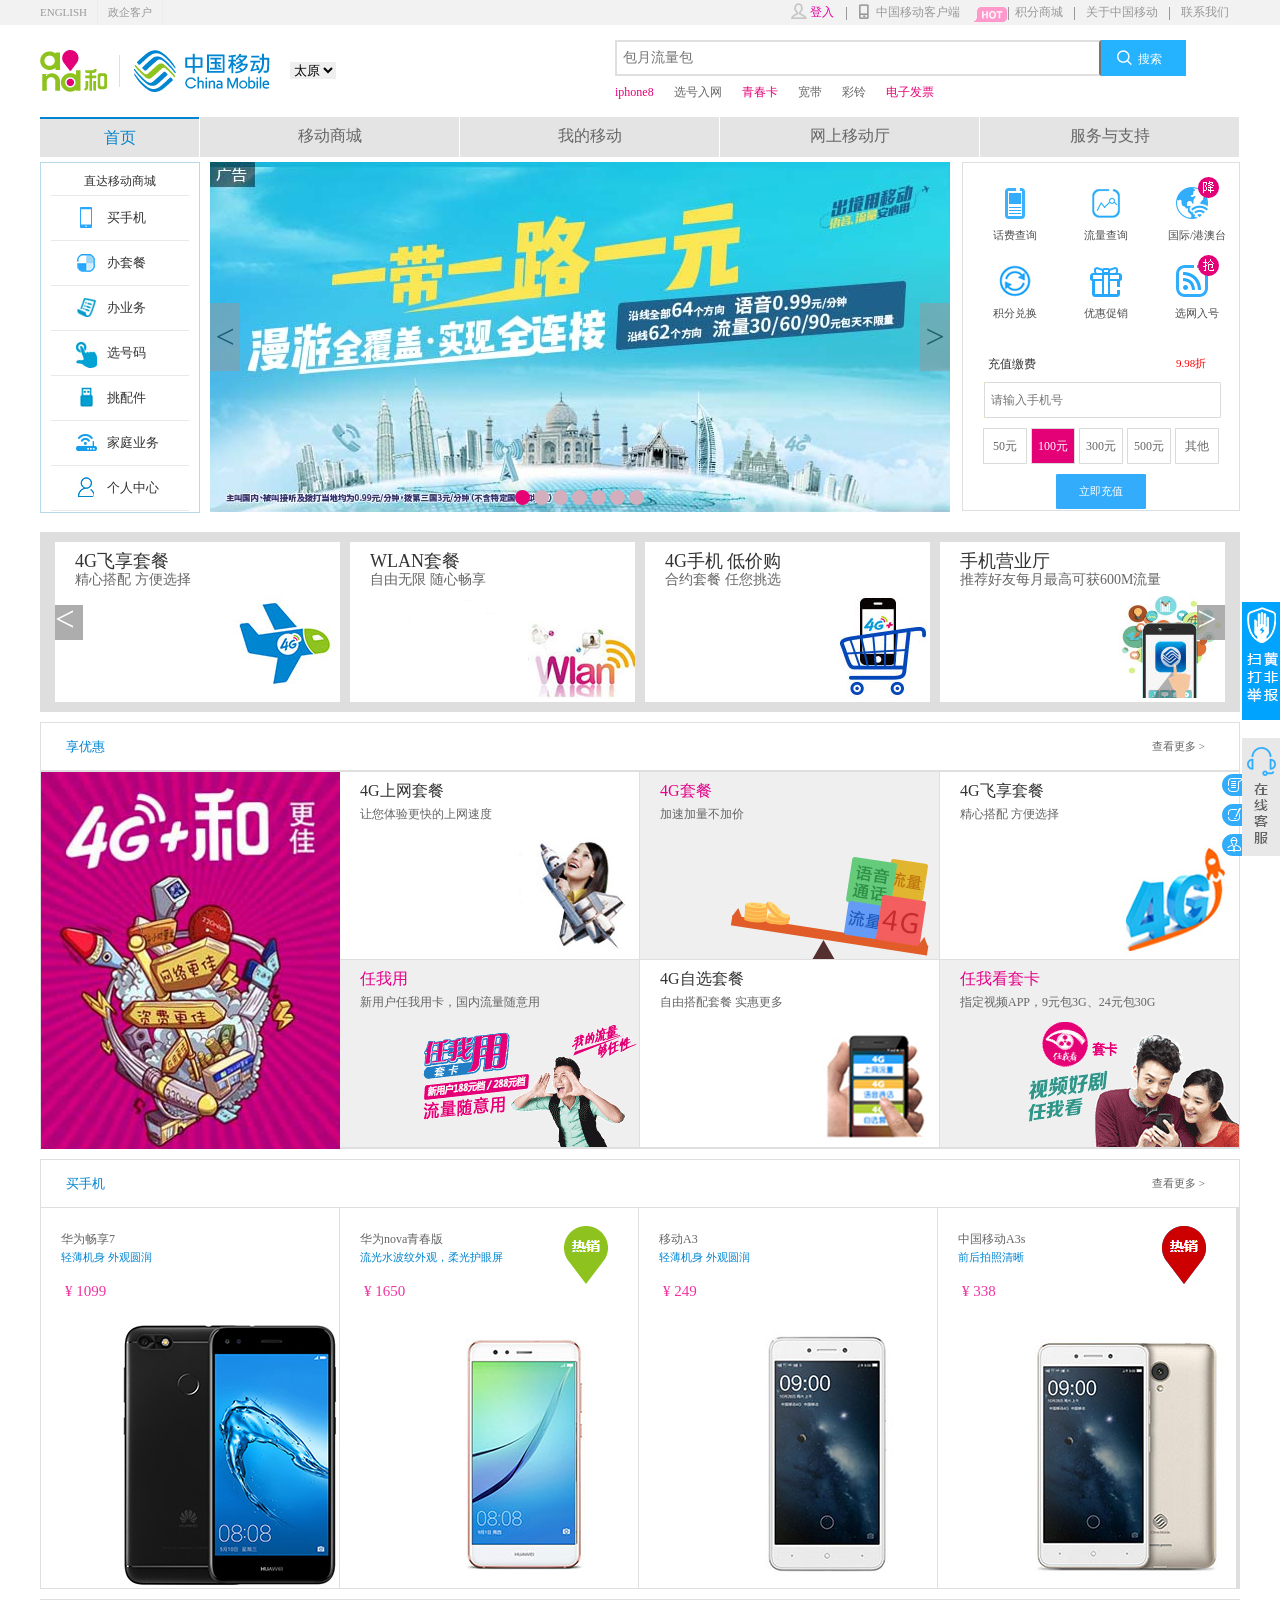
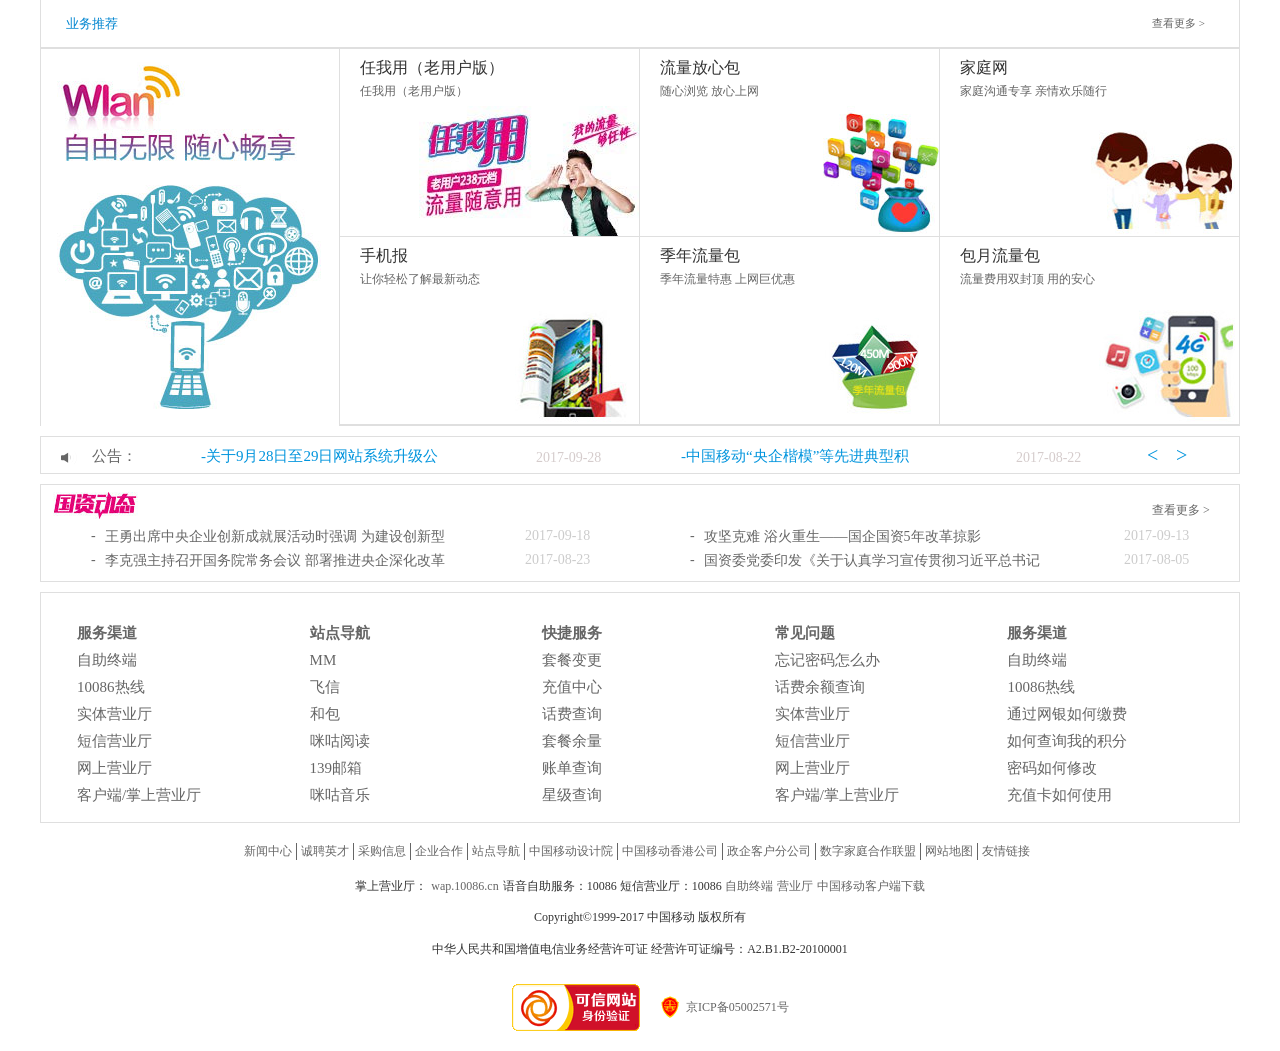
<file: index.html>
<!DOCTYPE html>
<html lang="en">
<head>
	<meta charset="UTF-8">
	<title>中国移动</title>
	<link rel="stylesheet" href="css/index.css">
	<link rel="stylesheet" href="css/base.css">
	<link rel="stylesheet" href="iconfont1/iconfont.css">
	<script src="js/index.js"></script>
	<script src="js/animate.js"></script>
	<!--<script src="js/jQ.js"></script>-->
	<!--<script src="js/jquery.js"></script>-->
</head>
<body>
<header>
	<div class="header-main">
		<div class="header-main-left">
			<ul>
				<a href=""><li class="header-wenzi a1">ENGLISH</li></a>
				<a href=""><li class="header-wenzi a1">政企客户</li></a>
			</ul>
		</div>

		<div class="header-main-right">

			<li>
				<a href="" class="header-wenzi3">
					<i class="iconfont icon-ren a2"></i>
				</a>
					<a href="" class="header-wenzi4 a2">登入</a>
			</li>

			<div class="suxian" style="margin-right: 0"></div>


				<li class="aaaa">
					<div class="header-wenzi31">
						<i class="iconfont icon-shouji a2"></i>
					</div>
					<a href="" class="header-wenzi4 a2">中国移动客户端</a>
					<div class="header-xiala">
						<img src="img/ewm.jpg" alt="">
						<p>扫一扫，随时查话费！</p>
					</div>
				</li>

			<li>
				<a href="" class="header-wenzi2">
					<img src="img/new.gif" alt="">
				</a>	
					<div class="suxian"></div>
				<a href="" class="header-wenzi4 a2">积分商城</a>
			</li>
					<div class="suxian"></div>
			<li>
				<a href="" class="header-wenzi4 a2">关于中国移动</a>
			</li>

				<div class="suxian"></div>
			<li>
				<a href="" class="header-wenzi4 a2">联系我们</a>
			</li>
		</div>
	</div>	
</header>
<!-- 头部结束	 -->
<!-- 第二部分开始 -->
<div class="erbu">
	<div class="logo"><a href=""><img src="img/yidong_03.png" alt=""></a></div>
	<div class="taiyuan">
		<select name="select" id="" size="" class="">
		<!-- <fieldset> -->
		<option value="">太原</option>
		<option value="">朔州</option>
		<option value="">忻州</option>
		<option value="">大同</option>
		<option value="">阳泉</option>
		<option value="">晋中</option>
		<option value="">长治</option>
		<option value="">晋城</option>
		<option value="">临汾</option>
		<option value="">吕梁</option>
		<option value="">运城</option>
		<!-- </fieldset> -->
		</select>
	</div>
	<div class="sousuokuang">
		<input type="text" placeholder="包月流量包" value="">
	</div>
	<a href="" class="sousuo">
		<div class="sousuo-fuhao">
			<i class="iconfont icon-sousuo"></i>
		</div>
		<div class="sousuo-wenzi">搜索</div>
	</a>
	<div class="erbu-wenzi">
		<ul class="erbu-wenzi1">
			<li><a href="">iphone8</a></li>
			<li><a href="">选号入网</a></li>
			<li><a href="">青春卡</a></li>
			<li><a href="">宽带</a></li>
			<li><a href="">彩铃</a></li>
			<li><a href="">电子发票</a></li>
		</ul>
	</div>
</div>
<!-- 第二部分结束 -->
<!-- 第三部分开始 -->
<div class="sanbu">
	<div class="sanbu1">
		<div class="sousuo-box">
			<a href="">首页</a>
			<div class="sousuo-box-zhezhao"></div>
		</div>

		<div class="sanbu-box">
			<a href="">移动商城</a>
			<!-- <a href="" class="sanbu-box-zhezhao">移动商城</a> -->
			<ul class="ss-xl">
				<li><a href="">买手机</a></li>
				<li><a href="">办套餐</a></li>
				<li><a href="">办业务</a></li>
				<li><a href="">挑配件</a></li>
				<li><a href="">立即充值</a></li>
				<li><a href="">个人中心</a></li>
				<li><a href="">合约机</a></li>
			</ul>
		</div>

		<div class="sanbu-box">
			<a href="">我的移动</a>
			<!-- <a href="" class="sanbu-box-zhezhao">我的移动</a> -->
			<ul class="ss-xl">
				<li><a href="">我的账户</a></li>
				<li><a href="">套餐余量查询</a></li>
				<li><a href="">业务状态查询</a></li>
				<li><a href="">详单查询</a></li>
				<li><a href="">账单查询</a></li>
				<li><a href="">积分查询</a></li>
				<li><a href="">星级查询</a></li>
			</ul>
		</div>

		<div class="sanbu-box">
			<a href="">网上移动厅</a>
			<!-- <a href="" class="sanbu-box-zhezhao">网上移动厅</a> -->
			<ul class="ss-xl">
				<li><a href="">网上充值</a></li>
				<li><a href="">话费服务</a></li>
				<li><a href="">资费套餐</a></li>
				<li><a href="">选号入网</a></li>
				<li><a href="">优惠购机</a></li>
				<li><a href="">业务办理</a></li>
				<li><a href="">优惠促销</a></li>
			</ul>
		</div>

		<div class="sanbu-box">
			<a href="">服务与支持</a>
			<!-- <a href="" class="sanbu-box-zhezhao">服务与支持</a> -->
			<ul class="ss-xl">
				<li><a href="">产品</a></li>
				<li><a href="">资费专区</a></li>
				<li><a href="">宽带专区</a></li>
				<li><a href="">国际/港澳台</a></li>
				<li><a href="">中国移动俱乐部</a></li>
				<li><a href="">手机营业厅</a></li>
				<li><a href="">大数据应用</a></li>
			</ul>
		</div>
	</div>
</div>
<!-- 第三部分结束 -->
<!-- 第四部开始 -->
<div class="sibu">
	<div class="sibu-box">
		<div class="sibu-box1">
			<div class="sibu-box1-wenzi"><a href="">直达移动商城</a></div>
		</div>

		<div class="sibu-box2">
			<div class="sibu-box2-tu">
				<img src="img/1.gif" alt="">
			</div>
			<div class="sibu-box2-wenzi"><a href="">买手机</a></div>
		</div>

		<div class="sibu-box2">
			<div class="sibu-box2-tu">
				<img src="img/2.gif" alt="">
			</div>
			<div class="sibu-box2-wenzi"><a href="">办套餐</a></div>
		</div>

		<div class="sibu-box2">
			<div class="sibu-box2-tu">
				<img src="img/3.gif" alt="">
			</div>
			<div class="sibu-box2-wenzi"><a href="">办业务</a></div>
		</div>

		<div class="sibu-box2">
			<div class="sibu-box2-tu">
				<img src="img/4.jpg" alt="">
			</div>
			<div class="sibu-box2-wenzi"><a href="">选号码</a></div>
		</div>

		<div class="sibu-box2">
			<div class="sibu-box2-tu">
				<img src="img/5.gif" alt="">
			</div>
			<div class="sibu-box2-wenzi"><a href="">挑配件</a></div>
		</div>

		<div class="sibu-box2">
			<div class="sibu-box2-tu">
				<img src="img/6.png" alt="">
			</div>
			<div class="sibu-box2-wenzi"><a href="">家庭业务</a></div>
		</div>

		<div class="sibu-box2">
			<div class="sibu-box2-tu">
				<img src="img/7.jpg" alt="">
			</div>
			<div class="sibu-box2-wenzi"><a href="">个人中心</a></div>
		</div>
	</div>
	<ul class="center-box">
		<!--<li class="dong"><a href=""><img src="img/tu1.jpg" alt="" ></a></li>-->
		<!--<li><a href=""><img src="img/tu2.jpg" alt=""></a></li>-->
		<!--<li><a href=""><img src="img/tu3.jpg" alt=""></a></li>-->
		<!--<li><a href=""><img src="img/tu4.jpg" alt=""></a></li>-->
		<!--<li><a href=""><img src="img/tu5.jpg" alt=""></a></li>-->
		<!--<li><a href=""><img src="img/tu6.jpg" alt=""></a></li>-->
		<!--<li><a href=""><img src="img/tu7.jpg" alt=""></a></li>-->

		<li class="dong"><a href=""><img src="img/tu1.jpg" alt=""></a></li>
		<li class="dong"><a href=""><img src="img/tu2.jpg" alt=""></a></li>
		<li class="dong"><a href=""><img src="img/tu3.jpg" alt=""></a></li>
		<li class="dong"><a href=""><img src="img/tu4.jpg" alt=""></a></li>
		<li class="dong"><a href=""><img src="img/tu5.jpg" alt=""></a></li>
		<li class="dong"><a href=""><img src="img/tu6.jpg" alt=""></a></li>
		<li class="dong"><a href=""><img src="img/tu7.jpg" alt=""></a></li>

		<!--</div>-->
		<div class="list-yuan">
			<a href="javascipt:;" class="yuan quan"></a>
			<a href="javascipt:;" class="yuan"></a>
			<a href="javascipt:;" class="yuan"></a>
			<a href="javascipt:;" class="yuan"></a>
			<a href="javascipt:;" class="yuan"></a>
			<a href="javascipt:;" class="yuan"></a>
			<a href="javascipt:;" class="yuan"></a>
		</div>
		<div class="zuofushou">&lt
			<a href="javascipt:;" class="zuofushou-zhezhao"></a>
		</div>

		<div class="youfushou">&gt
			<a href="javascipt:;" class="youfushou-zhezhao"></a>
		</div>
	</ul>
	<div class="right-box">
		<div class="right-box-top">

			<div class="right-box-top-tu">
				<div class="right-box-top-tu1"><a href=""><img src="img/tu10_06.png" alt=""></a></div>
				<div class="right-box-foot"><a href="">话费查询</a></div>
			</div>

			<div class="right-box-top-tu">
				<div class="right-box-top-tu1"><a href=""><img src="img/tu10_09.png" alt=""></a></div>
				<div class="right-box-foot"><a href="">流量查询</a></div>
			</div>

			<div class="right-box-top-tu">
				<div class="right-box-top-tu1"><a href=""><img src="img/tu10_11.png" alt=""></a></div>
				<div class="right-box-foot"><a href="">国际/港澳台</a></div>
			</div>

			<div class="right-box-top-tu">
				<div class="right-box-top-tu1"><a href=""><img src="img/tu10_19.png" alt=""></a></div>
				<div class="right-box-foot"><a href="">积分兑换</a></div>
			</div>

			<div class="right-box-top-tu">
				<div class="right-box-top-tu1"><a href=""><img src="img/tu10_21.png" alt=""></a></div>
				<div class="right-box-foot"><a href="">优惠促销</a></div>
			</div>

			<div class="right-box-top-tu">
				<div class="right-box-top-tu1"><a href=""><img src="img/tu10_22.png" alt=""></a></div>
				<div class="right-box-foot"><a href="">选网入号</a></div>
			</div>
		</div>

		<div class="right-box-center">
			<a href="" class="right-box-center-wenzi">充值缴费</a>
			<div class="right-box-center-wenzi1">9.98折</div>
		</div>

		<div class="right-box2">
			<input type="text" placeholder="请输入手机号">
		</div>

		<div class="right-box3">
			<a href="" class="right-box4">50元</a>
			<a href="" class="right-box4">100元</a>
			<a href="" class="right-box4">300元</a>
			<a href="" class="right-box4">500元</a>
			<a href="" class="right-box4">其他</a>
		</div>
		<a href="" class="chongzhi">立即充值</a>
	</div>
</div>
<!-- 第四部结束 -->
<!-- 第五部分开始 -->
<div class="wubu">
	<div class="wubu1">
		<div class="wubu-box">
			<a href="" class="wubu-box-wenzi">4G飞享套餐</a>
			<a href="" class="wubu-box-wenzi1">精心搭配 方便选择</a>
			<div class="wubu-box-tupian"><a  href=""  alt=""><img src="img/tu11.jpg" title="4G飞享套餐" alt="WLAN套餐" class="indeximg"></a></div>
		</div>

		<div class="wubu-box">
			<a href="" class="wubu-box-wenzi">WLAN套餐</a>
			<a href="" class="wubu-box-wenzi1">自由无限 随心畅享</a>
			<div class="wubu-box-tupian"><a  href=""  alt=""><img src="img/tu12.jpg" title="WLAN套餐" alt="WLAN套餐" class="indeximg"></a></div>
		</div>

		<div class="wubu-box">
			<a href="" class="wubu-box-wenzi">4G手机 低价购</a>
			<a href="" class="wubu-box-wenzi1">合约套餐 任您挑选</a>
			<div class="wubu-box-tupian"><a  href=""  alt=""><img src="img/tu13.jpg" title="4G手机" alt="WLAN套餐" class="indeximg"></a></div>
		</div>

		<div class="wubu-box">
			<a href="" class="wubu-box-wenzi">手机营业厅</a>
			<a href="" class="wubu-box-wenzi1">推荐好友每月最高可获600M流量</a>
			<div class="wubu-box-tupian"><a  href=""  alt=""><img src="img/tu14.jpg" title="手机营业厅" alt="WLAN套餐" class="indeximg"></a></div>
		</div>

		<div class="wubu-box">
			<a href="" class="wubu-box-wenzi">手机营业厅</a>
			<a href="" class="wubu-box-wenzi1">推荐好友每月最高可获600M流量</a>
			<div class="wubu-box-tupian"><a  href=""  alt=""><img src="img/tu14.jpg" title="手机营业厅" alt="WLAN套餐" class="indeximg"></a></div>
		</div>

		<div class="wubu-box">
			<a href="" class="wubu-box-wenzi">手机营业厅</a>
			<a href="" class="wubu-box-wenzi1">推荐好友每月最高可获600M流量</a>
			<div class="wubu-box-tupian"><a  href=""  alt=""><img src="img/tu14.jpg" title="手机营业厅" alt="WLAN套餐" class="indeximg"></a></div>
		</div>

		<div class="wubu-box">
			<a href="" class="wubu-box-wenzi">手机营业厅</a>
			<a href="" class="wubu-box-wenzi1">推荐好友每月最高可获600M流量</a>
			<div class="wubu-box-tupian"><a  href=""  alt=""><img src="img/tu14.jpg" title="手机营业厅" alt="WLAN套餐" class="indeximg"></a></div>
		</div>

		<div class="wubu-box">
			<a href="" class="wubu-box-wenzi">手机营业厅</a>
			<a href="" class="wubu-box-wenzi1">推荐好友每月最高可获600M流量</a>
			<div class="wubu-box-tupian"><a  href=""  alt=""><img src="img/tu14.jpg" title="手机营业厅" alt="WLAN套餐" class="indeximg"></a></div>
		</div>

		<div class="wubu-box">
			<a href="" class="wubu-box-wenzi">手机营业厅</a>
			<a href="" class="wubu-box-wenzi1">推荐好友每月最高可获600M流量</a>
			<div class="wubu-box-tupian"><a  href=""  alt=""><img src="img/tu14.jpg" title="手机营业厅" alt="WLAN套餐" class="indeximg"></a></div>
		</div>

		<div class="wubu-box">
			<a href="" class="wubu-box-wenzi">手机营业厅</a>
			<a href="" class="wubu-box-wenzi1">推荐好友每月最高可获600M流量</a>
			<div class="wubu-box-tupian"><a  href=""  alt=""><img src="img/tu14.jpg" title="手机营业厅" alt="WLAN套餐" class="indeximg"></a></div>
		</div>

		<div class="wubu-box">
			<a href="" class="wubu-box-wenzi">手机营业厅</a>
			<a href="" class="wubu-box-wenzi1">推荐好友每月最高可获600M流量</a>
			<div class="wubu-box-tupian"><a  href=""  alt=""><img src="img/tu14.jpg" title="手机营业厅" alt="WLAN套餐" class="indeximg"></a></div>
		</div>

		<div class="wubu-box">
			<a href="" class="wubu-box-wenzi">手机营业厅</a>
			<a href="" class="wubu-box-wenzi1">推荐好友每月最高可获600M流量</a>
			<div class="wubu-box-tupian"><a  href=""  alt=""><img src="img/tu14.jpg" title="手机营业厅" alt="WLAN套餐" class="indeximg"></a></div>
		</div>

		<div class="wubu-box">
			<a href="" class="wubu-box-wenzi">手机营业厅</a>
			<a href="" class="wubu-box-wenzi1">推荐好友每月最高可获600M流量</a>
			<div class="wubu-box-tupian"><a  href=""  alt=""><img src="img/tu14.jpg" title="手机营业厅" alt="WLAN套餐" class="indeximg"></a></div>
		</div>

		<div class="wubu-box">
			<a href="" class="wubu-box-wenzi">手机营业厅</a>
			<a href="" class="wubu-box-wenzi1">推荐好友每月最高可获600M流量</a>
			<div class="wubu-box-tupian"><a  href=""  alt=""><img src="img/tu14.jpg" title="手机营业厅" alt="WLAN套餐" class="indeximg"></a></div>
		</div>

		<div class="wubu-box">
			<a href="" class="wubu-box-wenzi">手机营业厅</a>
			<a href="" class="wubu-box-wenzi1">推荐好友每月最高可获600M流量</a>
			<div class="wubu-box-tupian"><a  href=""  alt=""><img src="img/tu14.jpg" title="手机营业厅" alt="WLAN套餐" class="indeximg"></a></div>
		</div>

		<div class="wubu-box">
			<a href="" class="wubu-box-wenzi">手机营业厅</a>
			<a href="" class="wubu-box-wenzi1">推荐好友每月最高可获600M流量</a>
			<div class="wubu-box-tupian"><a  href=""  alt=""><img src="img/tu14.jpg" title="手机营业厅" alt="WLAN套餐" class="indeximg"></a></div>
		</div>
	</div>
	<div class="wubu-anniu">&lt;</div>
	<div class="wubu-anniu1">&gt;</div>
</div>
<!-- 第五部分结束 -->
<!-- 第六部分开始 -->
<div class="liubu">
	<div class="liubu-box">
		<div class="liubu-box-left">享优惠</div>
		<a href="" class="liubu-box-right">查看更多 &gt</a>
	</div>
	<div class="liubu-box1">
		<div class="liubu-box2"><a href=""><img src="img/tu15_03.png" alt="" title="4G+和更佳"></a></div>

		<div class="liubu-box3">
			<a href="" class="liubu-box3-wenzi">4G上网套餐</a>
			<a href="" class="liubu-box3-wenzi2">让您体验更快的上网速度</a>
			<div class="liubu-box3-tu">
				<a href=""><img src="img/16.jpg" alt="" title="4G上网套餐"></a>
			</div>
		</div>

		<div class="liubu-box3">
			<a href="" class="liubu-box3-wenzi">4G套餐</a>
			<a href="" class="liubu-box3-wenzi2">加速加量不加价</a>
			<div class="liubu-box3-tu">
				<a href=""><img src="img/17.jpg" alt="" title="4G套餐"></a>
			</div>
		</div>

		<div class="liubu-box3">
			<a href="" class="liubu-box3-wenzi">4G飞享套餐</a>
			<a href="" class="liubu-box3-wenzi2">精心搭配 方便选择</a>
			<div class="liubu-box3-tu">
				<a href=""><img src="img/18.jpg" alt="" title="4G飞享套餐"></a>
			</div>
		</div>

		<div class="liubu-box3">
			<a href="" class="liubu-box3-wenzi">任我用</a>
			<a href="" class="liubu-box3-wenzi2">新用户任我用卡，国内流量随意用</a>
			<div class="liubu-box3-tu">
				<a href=""><img src="img/19.png" alt="" title="任我用"></a>
			</div>
		</div>

		<div class="liubu-box3">
			<a href="" class="liubu-box3-wenzi">4G自选套餐</a>
			<a href="" class="liubu-box3-wenzi2">自由搭配套餐 实惠更多</a>
			<div class="liubu-box3-tu">
				<a href=""><img src="img/20.jpg" alt="" title="4G自选套餐"></a>
			</div>
		</div>

		<div class="liubu-box3">
			<a href="" class="liubu-box3-wenzi">任我看套卡</a>
			<a href="" class="liubu-box3-wenzi2">指定视频APP，9元包3G、24元包30G</a>
			<div class="liubu-box3-tu">
				<a href=""><img src="img/21.gif" alt="" title="4G上网套餐"></a>
			</div>
		</div>
	</div>
</div>
<!-- 第六部分结束 -->
<!-- 第七部分开始 -->
<div class="qibu">
	<div class="qibu-box">
		<div class="qibu-box-left">买手机</div>
		<a href="" class="qibu-box-right">查看更多 &gt</a>
	</div>
	<div class="qibu-box1">
		<a href="" class="qibu-box1-wenzi">华为畅享7</a>
		<a href="" class="qibu-box1-wenzi1">轻薄机身 外观圆润</a>
		<a href="" class="qibu-box1-wenzi2">¥ 1099</a>
		<div class="qibu-box1-tu"><a href=""><img src="img/22.jpg" alt="" title="新品上市"></a></div>
	</div>

	<div class="qibu-box1">
		<a href="" class="qibu-box1-wenzi">华为nova青春版</a>
		<a href="" class="qibu-box1-wenzi1">流光水波纹外观，柔光护眼屏</a>
		<a href="" class="qibu-box1-wenzi2">¥ 1650</a>
		<a href="" class="qibu-box1-logo"><img src="img/26_06.png" alt=""></a>
		<div class="qibu-box1-tu"><a href=""><img src="img/23.jpg" alt="" title="新品上市"></a></div>
	</div>

	<div class="qibu-box1">
		<a href="" class="qibu-box1-wenzi">移动A3</a>
		<a href="" class="qibu-box1-wenzi1">轻薄机身 外观圆润</a>
		<a href="" class="qibu-box1-wenzi2">¥ 249</a>
		<div class="qibu-box1-tu"><a href=""><img src="img/24.jpg" alt="" title="新品上市"></a></div>
	</div>

	<div class="qibu-box1">
		<a href="" class="qibu-box1-wenzi">中国移动A3s</a>
		<a href="" class="qibu-box1-wenzi1">前后拍照清晰</a>
		<a href="" class="qibu-box1-wenzi2">¥ 338</a>
		<a href="" class="qibu-box1-logo"><img src="img/26_08.png" alt=""></a>
		<div class="qibu-box1-tu"><a href=""><img src="img/25.jpg" alt="" title="新品上市"></a></div>
	</div>
</div>
<!-- 第七部分结束 -->
<!-- 第八部分开始 -->
<div class="babu">
	<div class="babu-box">
		<div class="babu-box-left">业务推荐</div>
		<a href="" class="babu-box-right">查看更多 &gt</a>
	</div>
	<div class="babu-box1">
		<div class="babu-box2"><a href=""><img src="img/27jpg.jpg" alt="" title="WLAN资费"></a></div>

		<div class="babu-box3">
			<a href="" class="babu-box3-wenzi">任我用（老用户版）</a>
			<a href="" class="babu-box3-wenzi2">任我用（老用户版）</a>
			<div class="babu-box3-tu">
				<a href=""><img src="img/28.jpg" alt="" title="任我用"></a>
			</div>
		</div>

		<div class="babu-box3">
			<a href="" class="babu-box3-wenzi">流量放心包</a>
			<a href="" class="babu-box3-wenzi2">随心浏览 放心上网</a>
			<div class="babu-box3-tu">
				<a href=""><img src="img/29.jpg" alt="" title="流量放心包"></a>
			</div>
		</div>

		<div class="babu-box3">
			<a href="" class="babu-box3-wenzi">家庭网</a>
			<a href="" class="babu-box3-wenzi2">家庭沟通专享 亲情欢乐随行</a>
			<div class="babu-box3-tu">
				<a href=""><img src="img/30.jpg" alt="" title="家庭网"></a>
			</div>
		</div>

		<div class="babu-box3">
			<a href="" class="babu-box3-wenzi">手机报</a>
			<a href="" class="babu-box3-wenzi2">让你轻松了解最新动态</a>
			<div class="babu-box3-tu">
				<a href=""><img src="img/31.jpg" alt="" title="手机报"></a>
			</div>
		</div>

		<div class="babu-box3">
			<a href="" class="babu-box3-wenzi">季年流量包</a>
			<a href="" class="babu-box3-wenzi2">季年流量特惠 上网巨优惠</a>
			<div class="babu-box3-tu">
				<a href=""><img src="img/32.jpg" alt="" title="季年流量包"></a>
			</div>
		</div>

		<div class="babu-box3">
			<a href="" class="babu-box3-wenzi">包月流量包</a>
			<a href="" class="babu-box3-wenzi2">流量费用双封顶 用的安心</a>
			<div class="babu-box3-tu">
				<a href=""><img src="img/33.jpg" alt="" title="包月流量包"></a>
			</div>
		</div>
	</div>
</div>
<!-- 第八部分结束 -->
<!-- 第九部分开始 -->
<div class="jiubu">
	<div class="jiubu-ican">
		<i class="iconfont1 icon-shengyin"></i>
	</div>
	<div class="time">
		<a href="" class="jiubu-box">公告：</a>
	</div>
	<div class="jiubu-row">
		<ul class="row">
			<li>
				<a href="" class="jiubu-box-wenzi2">-关于9月28日至29日网站系统升级公</a>
				<div class="jiubu-date">2017-09-28</div>
			</li>
			<li>
				<a href="" class="jiubu-box-wenzi2">-中国移动“央企楷模”等先进典型积</a>
				<div class="jiubu-date">2017-08-22</div>
			</li>
			<li>
				<a href="" class="jiubu-box-wenzi2">-互联王卡定向免流APP调整通知</a>
				<div class="jiubu-date">2017-08-22</div>
			</li>
			<li>
				<a href="" class="jiubu-box-wenzi2">-关于优化移动数据流量双封顶规则的公</a>
				<div class="jiubu-date">2017-08-22</div>
			</li>
		</ul>
	</div>
	<a href="javascript:;" class="fuhao">&gt</a>
	<a href="javascript:;" class="fuhao1">&lt</a>

</div>
<!-- 第九部分结束 -->
<!-- 第十部分开始 -->
<section class="shibu">
        	<div class="shibu-header">
        		<img src="img/333.jpg" alt="">
        		<a href="">查看更多 &gt;</a>
        	</div>
        	<ul class="list">
        		<li>
        			<span class="shibu-fuhao">-</span>
	        		<span class="shibu-wenzi">
	        			<a href="">王勇出席中央企业创新成就展活动时强调 为建设创新型国家和世界科技强国做出更大贡献</a>
	        		</span>
	        		<span class="shibu-date">2017-09-18</span>
        		</li>
        		<li>
        			<span class="shibu-fuhao">-</span>
	        		<span class="shibu-wenzi">
	        			<a href="">攻坚克难 浴火重生——国企国资5年改革掠影</a>
	        		</span>
	        		<span class="shibu-date">2017-09-13</span>
        		</li>
        		<li>
        			<span class="shibu-fuhao">-</span>
	        		<span class="shibu-wenzi">
	        			<a href="">李克强主持召开国务院常务会议 部署推进央企深化改革降低杠杆工作</a>
	        		</span>
	        		<span class="shibu-date">2017-08-23</span>
        		</li>
        		<li>
        			<span class="shibu-fuhao">-</span>
	        		<span class="shibu-wenzi">
	        			<a href="">国资委党委印发《关于认真学习宣传贯彻习近平总书记在省部级主要领导干部专题研讨班上重要讲话精神的通知》</a>
	        		</span>
	        		<span class="shibu-date">2017-08-05</span>
        		</li>
        	</ul>
        </section>
<!-- 第十部分结束 -->
 <!-- 第十一部分结束 -->
<section class="shiyi">
        	<div class="shiyi-box">
        		<div class="shiyi-list">
        			<div class="shiyi-a">服务渠道</div>
        			<div class="shiyi-box1">
        				<a href=""><span>自助终端</span></a>
        				<a href=""><span>10086热线</span></a>
        				<a href=""><span>实体营业厅</span></a>
        				<a href=""><span>短信营业厅</span></a>
        				<a href=""><span>网上营业厅</span></a>
        				<a href=""><span>客户端/掌上营业厅</span></a>
        			</div>
        		</div>
        		<div class="shiyi-list">
        			<div class="shiyi-a">站点导航</div>
        			<div class="shiyi-box1">
        				<a href=""><span>MM</span></a>
        				<a href=""><span>飞信</span></a>
        				<a href=""><span>和包</span></a>
        				<a href=""><span>咪咕阅读</span></a>
        				<a href=""><span>139邮箱</span></a>
        				<a href=""><span>咪咕音乐</span></a>
        			</div>
        		</div>
        		<div class="shiyi-list">
        			<div class="shiyi-a">快捷服务</div>
        			<div class="shiyi-box1">
        				<a href=""><span>套餐变更</span></a>
        				<a href=""><span>充值中心</span></a>
        				<a href=""><span>话费查询</span></a>
        				<a href=""><span>套餐余量</span></a>
        				<a href=""><span>账单查询</span></a>
        				<a href=""><span>星级查询</span></a>
        			</div>
        		</div>
        		<div class="shiyi-list">
        			<div class="shiyi-a">常见问题</div>
        			<div class="shiyi-box1">
        				<a href=""><span>忘记密码怎么办</span></a>
        				<a href=""><span>话费余额查询</span></a>
        				<a href=""><span>实体营业厅</span></a>
        				<a href=""><span>短信营业厅</span></a>
        				<a href=""><span>网上营业厅</span></a>
        				<a href=""><span>客户端/掌上营业厅</span></a>
        			</div>
        		</div>
        		<div class="shiyi-list">
        			<div class="shiyi-a">服务渠道</div>
        			<div class="shiyi-box1">
        				<a href=""><span>自助终端</span></a>
        				<a href=""><span>10086热线</span></a>
        				<a href=""><span>通过网银如何缴费</span></a>
        				<a href=""><span>如何查询我的积分</span></a>
        				<a href=""><span>密码如何修改</span></a>
        				<a href=""><span>充值卡如何使用</span></a>
        			</div>
        		</div>
        	</div>
        </section>
<!-- 第十一部结束 -->
<!-- 第十二部开始 -->
<footer>
		<section class="shier">
			<div class="shier-box1">
				<a href="">新闻中心</a>
				<a href="">诚聘英才</a>
				<a href="">采购信息</a>
				<a href="">企业合作</a>
				<a href="">站点导航</a>
				<a href="">中国移动设计院</a>
				<a href="">中国移动香港公司</a>
				<a href="">政企客户分公司</a>
				<a href="">数字家庭合作联盟</a>
				<a href="">网站地图</a>
				<a href="">友情链接</a>
			</div>
			<div class="shier-box2">
				<span>掌上营业厅：</span>
				<a href="">wap.10086.cn</a>
				<span> 语音自助服务：10086  短信营业厅：10086 </span>
				<a href="">自助终端</a>
				<a href="">营业厅</a>
				<a href="">中国移动客户端下载</a>
			</div>
			<div class="shier-box3">Copyright©1999-2017  中国移动  版权所有</div>

			<div class="shier-box4">中华人民共和国增值电信业务经营许可证  经营许可证编号：A2.B1.B2-20100001</div>

			<div class="shier-box5">
				<span class="shier-box5-left"><a class="" href=""><img src="img/111.png" alt=""></a></span>
				<span class="shier-box5-right"><img src="img/222.png" alt=""><a href=""><span>京ICP备05002571号</span></a></span>
			</div>
		</section>
	</footer>
<!--十二部结束-->
<!--右侧固定定位-->
<!-- 右标签开始 -->
<a harf="" class="sao"></a>
<a class="kefu1"></a>
<a class="kefu2"></a>
<a class="kefu3"></a>
<div class="kefu"></div>
<!-- 右标签结束 -->
</body>
</html>
</file>
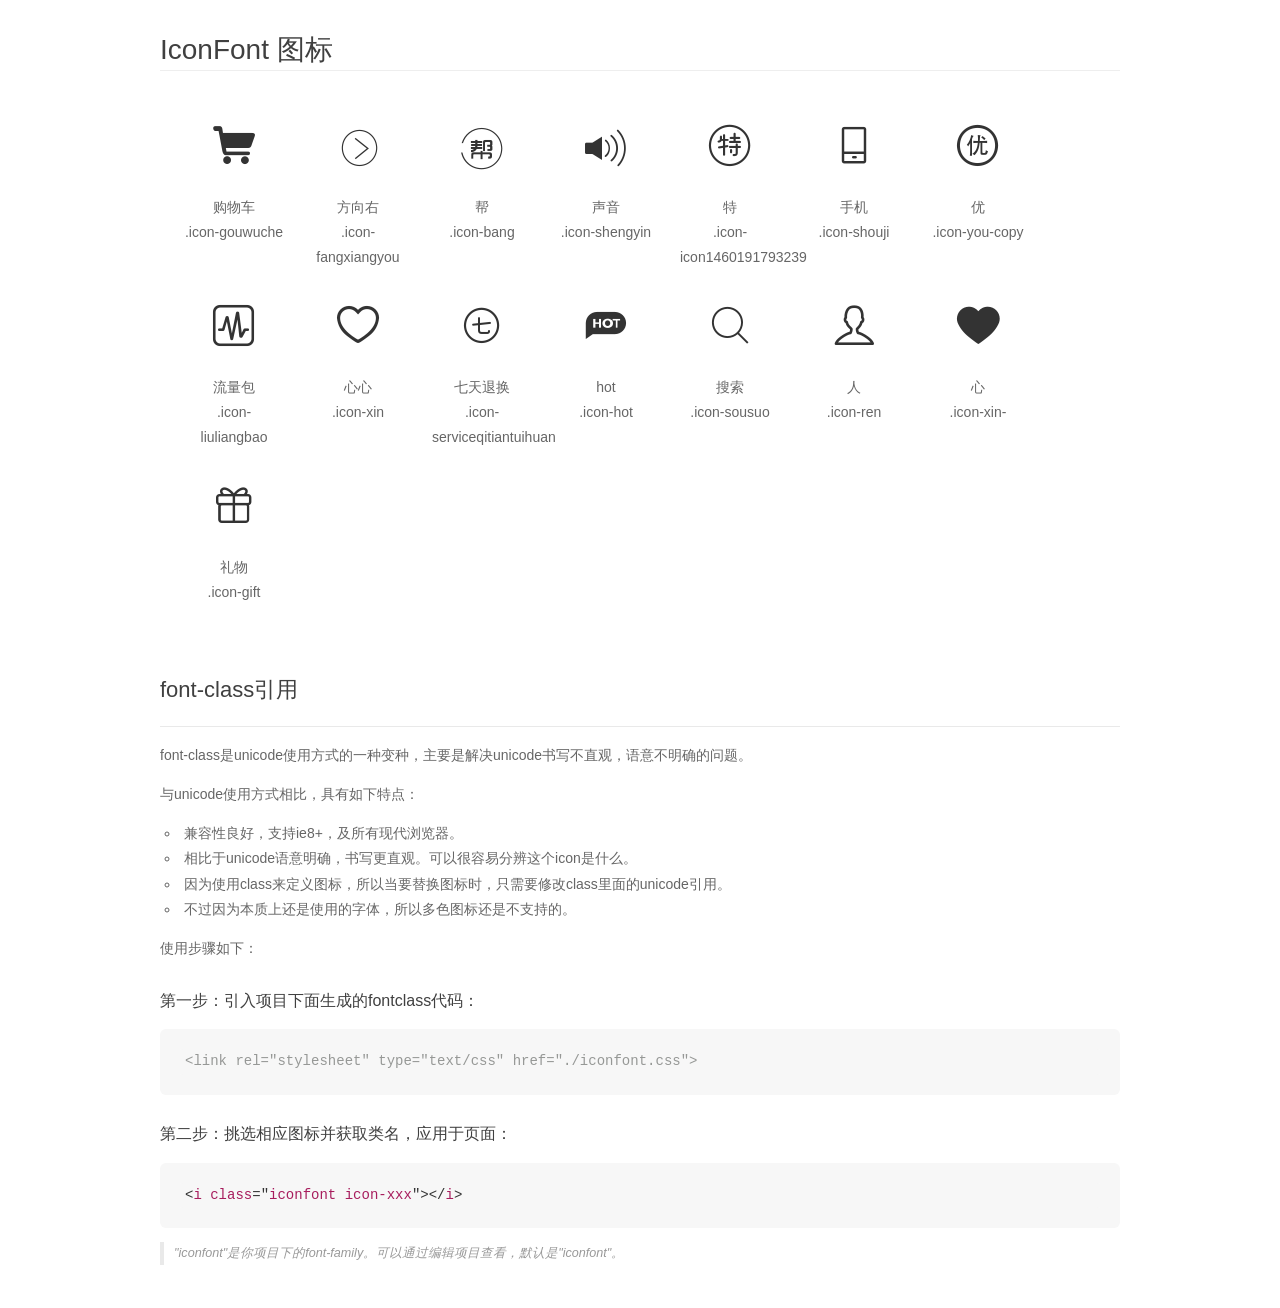
<file: iconfont1/demo_fontclass.html>
<!DOCTYPE html>
<html>
<head>
    <meta charset="utf-8"/>
    <title>IconFont</title>
    <link rel="stylesheet" href="demo.css">
    <link rel="stylesheet" href="iconfont.css">
</head>
<body>
    <div class="main markdown">
        <h1>IconFont 图标</h1>
        <ul class="icon_lists clear">
            
                <li>
                <i class="icon iconfont icon-gouwuche"></i>
                    <div class="name">购物车</div>
                    <div class="fontclass">.icon-gouwuche</div>
                </li>
            
                <li>
                <i class="icon iconfont icon-fangxiangyou"></i>
                    <div class="name">方向右</div>
                    <div class="fontclass">.icon-fangxiangyou</div>
                </li>
            
                <li>
                <i class="icon iconfont icon-bang"></i>
                    <div class="name">帮</div>
                    <div class="fontclass">.icon-bang</div>
                </li>
            
                <li>
                <i class="icon iconfont icon-shengyin"></i>
                    <div class="name">声音</div>
                    <div class="fontclass">.icon-shengyin</div>
                </li>
            
                <li>
                <i class="icon iconfont icon-icon1460191793239"></i>
                    <div class="name">特</div>
                    <div class="fontclass">.icon-icon1460191793239</div>
                </li>
            
                <li>
                <i class="icon iconfont icon-shouji"></i>
                    <div class="name">手机</div>
                    <div class="fontclass">.icon-shouji</div>
                </li>
            
                <li>
                <i class="icon iconfont icon-you-copy"></i>
                    <div class="name">优</div>
                    <div class="fontclass">.icon-you-copy</div>
                </li>
            
                <li>
                <i class="icon iconfont icon-liuliangbao"></i>
                    <div class="name">流量包</div>
                    <div class="fontclass">.icon-liuliangbao</div>
                </li>
            
                <li>
                <i class="icon iconfont icon-xin"></i>
                    <div class="name">心心</div>
                    <div class="fontclass">.icon-xin</div>
                </li>
            
                <li>
                <i class="icon iconfont icon-serviceqitiantuihuan"></i>
                    <div class="name">七天退换</div>
                    <div class="fontclass">.icon-serviceqitiantuihuan</div>
                </li>
            
                <li>
                <i class="icon iconfont icon-hot"></i>
                    <div class="name">hot</div>
                    <div class="fontclass">.icon-hot</div>
                </li>
            
                <li>
                <i class="icon iconfont icon-sousuo"></i>
                    <div class="name">搜索</div>
                    <div class="fontclass">.icon-sousuo</div>
                </li>
            
                <li>
                <i class="icon iconfont icon-ren"></i>
                    <div class="name">人</div>
                    <div class="fontclass">.icon-ren</div>
                </li>
            
                <li>
                <i class="icon iconfont icon-xin-"></i>
                    <div class="name">心</div>
                    <div class="fontclass">.icon-xin-</div>
                </li>
            
                <li>
                <i class="icon iconfont icon-gift"></i>
                    <div class="name">礼物</div>
                    <div class="fontclass">.icon-gift</div>
                </li>
            
        </ul>

        <h2 id="font-class-">font-class引用</h2>
        <hr>

        <p>font-class是unicode使用方式的一种变种，主要是解决unicode书写不直观，语意不明确的问题。</p>
        <p>与unicode使用方式相比，具有如下特点：</p>
        <ul>
        <li>兼容性良好，支持ie8+，及所有现代浏览器。</li>
        <li>相比于unicode语意明确，书写更直观。可以很容易分辨这个icon是什么。</li>
        <li>因为使用class来定义图标，所以当要替换图标时，只需要修改class里面的unicode引用。</li>
        <li>不过因为本质上还是使用的字体，所以多色图标还是不支持的。</li>
        </ul>
        <p>使用步骤如下：</p>
        <h3 id="-fontclass-">第一步：引入项目下面生成的fontclass代码：</h3>


        <pre><code class="lang-js hljs javascript"><span class="hljs-comment">&lt;link rel="stylesheet" type="text/css" href="./iconfont.css"&gt;</span></code></pre>
        <h3 id="-">第二步：挑选相应图标并获取类名，应用于页面：</h3>
        <pre><code class="lang-css hljs">&lt;<span class="hljs-selector-tag">i</span> <span class="hljs-selector-tag">class</span>="<span class="hljs-selector-tag">iconfont</span> <span class="hljs-selector-tag">icon-xxx</span>"&gt;&lt;/<span class="hljs-selector-tag">i</span>&gt;</code></pre>
        <blockquote>
        <p>"iconfont"是你项目下的font-family。可以通过编辑项目查看，默认是"iconfont"。</p>
        </blockquote>
    </div>
</body>
</html>
</file>
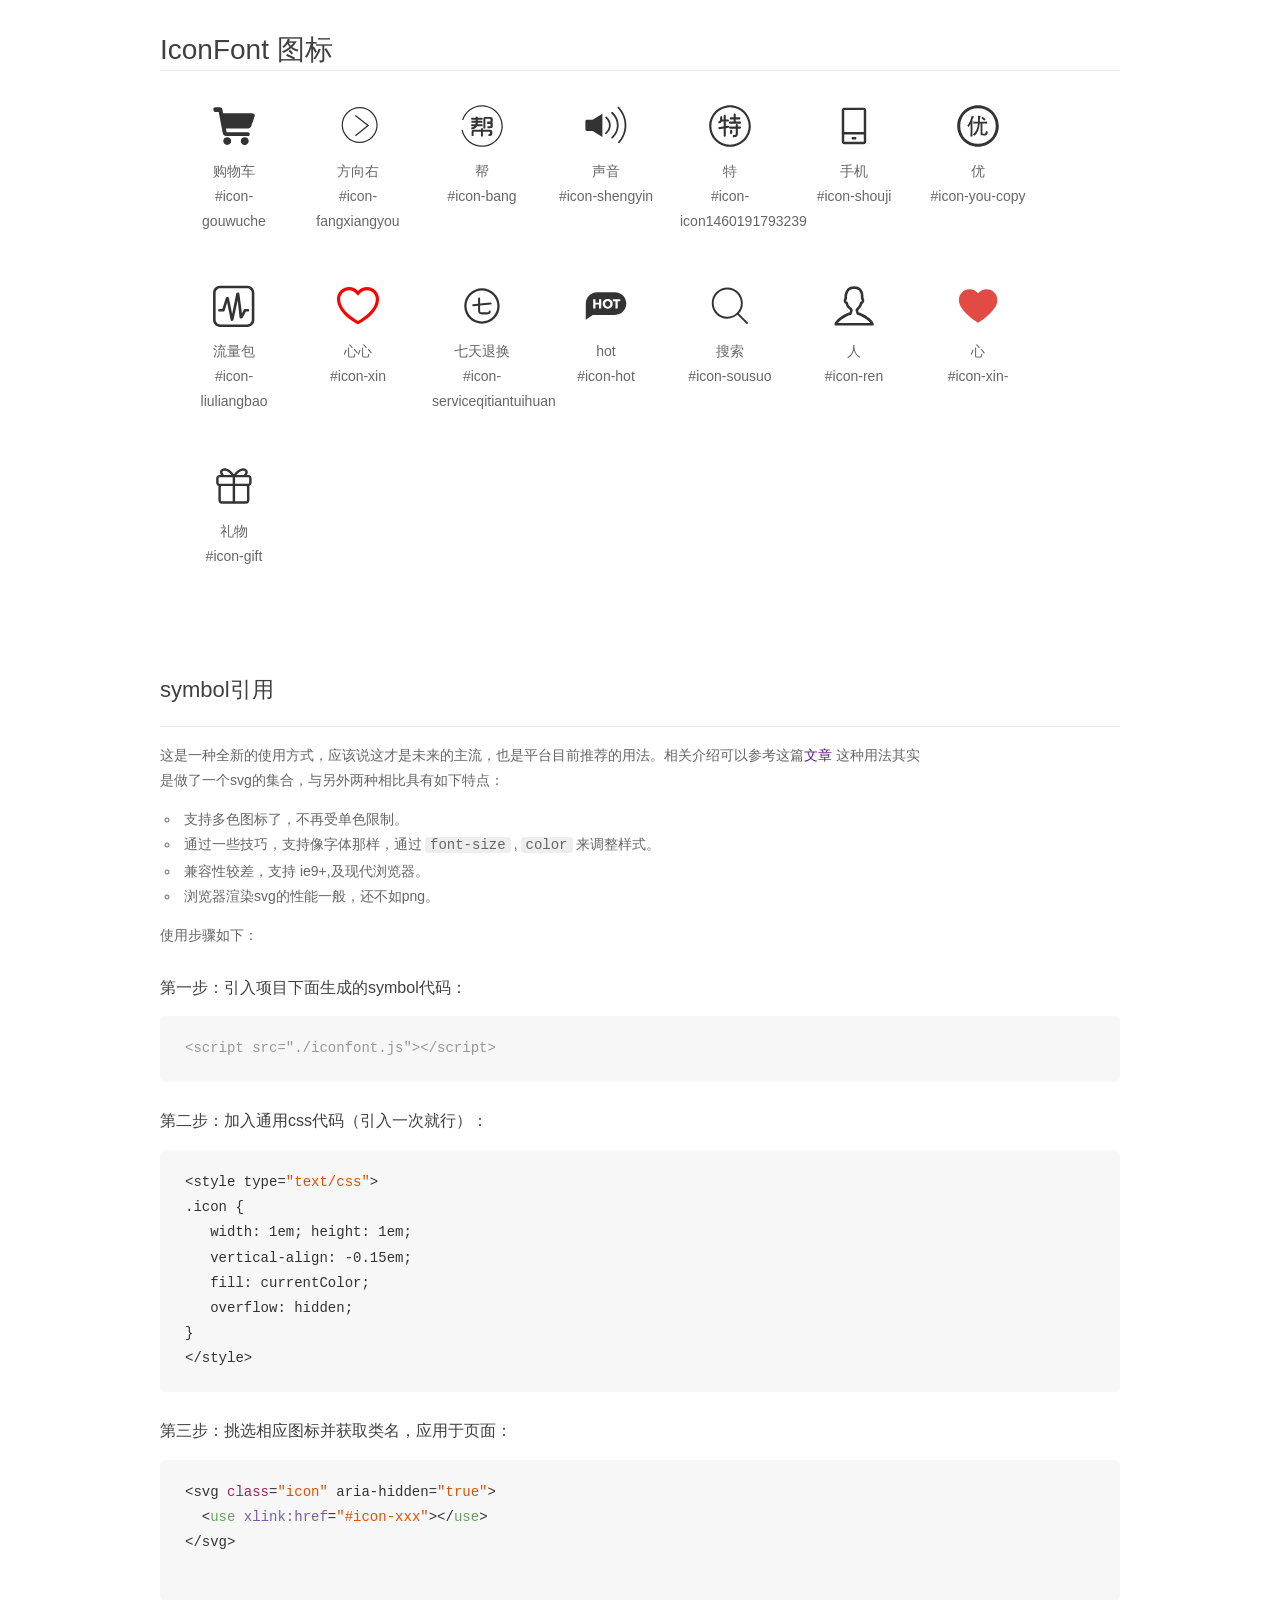
<file: iconfont1/demo_symbol.html>
<!DOCTYPE html>
<html>
<head>
    <meta charset="utf-8"/>
    <title>IconFont</title>
    <link rel="stylesheet" href="demo.css">
    <script src="iconfont.js"></script>

    <style type="text/css">
        .icon {
          /* 通过设置 font-size 来改变图标大小 */
          width: 1em; height: 1em;
          /* 图标和文字相邻时，垂直对齐 */
          vertical-align: -0.15em;
          /* 通过设置 color 来改变 SVG 的颜色/fill */
          fill: currentColor;
          /* path 和 stroke 溢出 viewBox 部分在 IE 下会显示
             normalize.css 中也包含这行 */
          overflow: hidden;
        }

    </style>
</head>
<body>
    <div class="main markdown">
        <h1>IconFont 图标</h1>
        <ul class="icon_lists clear">
            
                <li>
                    <svg class="icon" aria-hidden="true">
                        <use xlink:href="#icon-gouwuche"></use>
                    </svg>
                    <div class="name">购物车</div>
                    <div class="fontclass">#icon-gouwuche</div>
                </li>
            
                <li>
                    <svg class="icon" aria-hidden="true">
                        <use xlink:href="#icon-fangxiangyou"></use>
                    </svg>
                    <div class="name">方向右</div>
                    <div class="fontclass">#icon-fangxiangyou</div>
                </li>
            
                <li>
                    <svg class="icon" aria-hidden="true">
                        <use xlink:href="#icon-bang"></use>
                    </svg>
                    <div class="name">帮</div>
                    <div class="fontclass">#icon-bang</div>
                </li>
            
                <li>
                    <svg class="icon" aria-hidden="true">
                        <use xlink:href="#icon-shengyin"></use>
                    </svg>
                    <div class="name">声音</div>
                    <div class="fontclass">#icon-shengyin</div>
                </li>
            
                <li>
                    <svg class="icon" aria-hidden="true">
                        <use xlink:href="#icon-icon1460191793239"></use>
                    </svg>
                    <div class="name">特</div>
                    <div class="fontclass">#icon-icon1460191793239</div>
                </li>
            
                <li>
                    <svg class="icon" aria-hidden="true">
                        <use xlink:href="#icon-shouji"></use>
                    </svg>
                    <div class="name">手机</div>
                    <div class="fontclass">#icon-shouji</div>
                </li>
            
                <li>
                    <svg class="icon" aria-hidden="true">
                        <use xlink:href="#icon-you-copy"></use>
                    </svg>
                    <div class="name">优</div>
                    <div class="fontclass">#icon-you-copy</div>
                </li>
            
                <li>
                    <svg class="icon" aria-hidden="true">
                        <use xlink:href="#icon-liuliangbao"></use>
                    </svg>
                    <div class="name">流量包</div>
                    <div class="fontclass">#icon-liuliangbao</div>
                </li>
            
                <li>
                    <svg class="icon" aria-hidden="true">
                        <use xlink:href="#icon-xin"></use>
                    </svg>
                    <div class="name">心心</div>
                    <div class="fontclass">#icon-xin</div>
                </li>
            
                <li>
                    <svg class="icon" aria-hidden="true">
                        <use xlink:href="#icon-serviceqitiantuihuan"></use>
                    </svg>
                    <div class="name">七天退换</div>
                    <div class="fontclass">#icon-serviceqitiantuihuan</div>
                </li>
            
                <li>
                    <svg class="icon" aria-hidden="true">
                        <use xlink:href="#icon-hot"></use>
                    </svg>
                    <div class="name">hot</div>
                    <div class="fontclass">#icon-hot</div>
                </li>
            
                <li>
                    <svg class="icon" aria-hidden="true">
                        <use xlink:href="#icon-sousuo"></use>
                    </svg>
                    <div class="name">搜索</div>
                    <div class="fontclass">#icon-sousuo</div>
                </li>
            
                <li>
                    <svg class="icon" aria-hidden="true">
                        <use xlink:href="#icon-ren"></use>
                    </svg>
                    <div class="name">人</div>
                    <div class="fontclass">#icon-ren</div>
                </li>
            
                <li>
                    <svg class="icon" aria-hidden="true">
                        <use xlink:href="#icon-xin-"></use>
                    </svg>
                    <div class="name">心</div>
                    <div class="fontclass">#icon-xin-</div>
                </li>
            
                <li>
                    <svg class="icon" aria-hidden="true">
                        <use xlink:href="#icon-gift"></use>
                    </svg>
                    <div class="name">礼物</div>
                    <div class="fontclass">#icon-gift</div>
                </li>
            
        </ul>


        <h2 id="symbol-">symbol引用</h2>
        <hr>

        <p>这是一种全新的使用方式，应该说这才是未来的主流，也是平台目前推荐的用法。相关介绍可以参考这篇<a href="">文章</a>
        这种用法其实是做了一个svg的集合，与另外两种相比具有如下特点：</p>
        <ul>
          <li>支持多色图标了，不再受单色限制。</li>
          <li>通过一些技巧，支持像字体那样，通过<code>font-size</code>,<code>color</code>来调整样式。</li>
          <li>兼容性较差，支持 ie9+,及现代浏览器。</li>
          <li>浏览器渲染svg的性能一般，还不如png。</li>
        </ul>
        <p>使用步骤如下：</p>
        <h3 id="-symbol-">第一步：引入项目下面生成的symbol代码：</h3>
        <pre><code class="lang-js hljs javascript"><span class="hljs-comment">&lt;script src="./iconfont.js"&gt;&lt;/script&gt;</span></code></pre>
        <h3 id="-css-">第二步：加入通用css代码（引入一次就行）：</h3>
        <pre><code class="lang-js hljs javascript">&lt;style type=<span class="hljs-string">"text/css"</span>&gt;
.icon {
   width: <span class="hljs-number">1</span>em; height: <span class="hljs-number">1</span>em;
   vertical-align: <span class="hljs-number">-0.15</span>em;
   fill: currentColor;
   overflow: hidden;
}
&lt;<span class="hljs-regexp">/style&gt;</span></code></pre>
        <h3 id="-">第三步：挑选相应图标并获取类名，应用于页面：</h3>
        <pre><code class="lang-js hljs javascript">&lt;svg <span class="hljs-class"><span class="hljs-keyword">class</span></span>=<span class="hljs-string">"icon"</span> aria-hidden=<span class="hljs-string">"true"</span>&gt;<span class="xml"><span class="hljs-tag">
  &lt;<span class="hljs-name">use</span> <span class="hljs-attr">xlink:href</span>=<span class="hljs-string">"#icon-xxx"</span>&gt;</span><span class="hljs-tag">&lt;/<span class="hljs-name">use</span>&gt;</span>
</span>&lt;<span class="hljs-regexp">/svg&gt;
        </span></code></pre>
    </div>
</body>
</html>
</file>
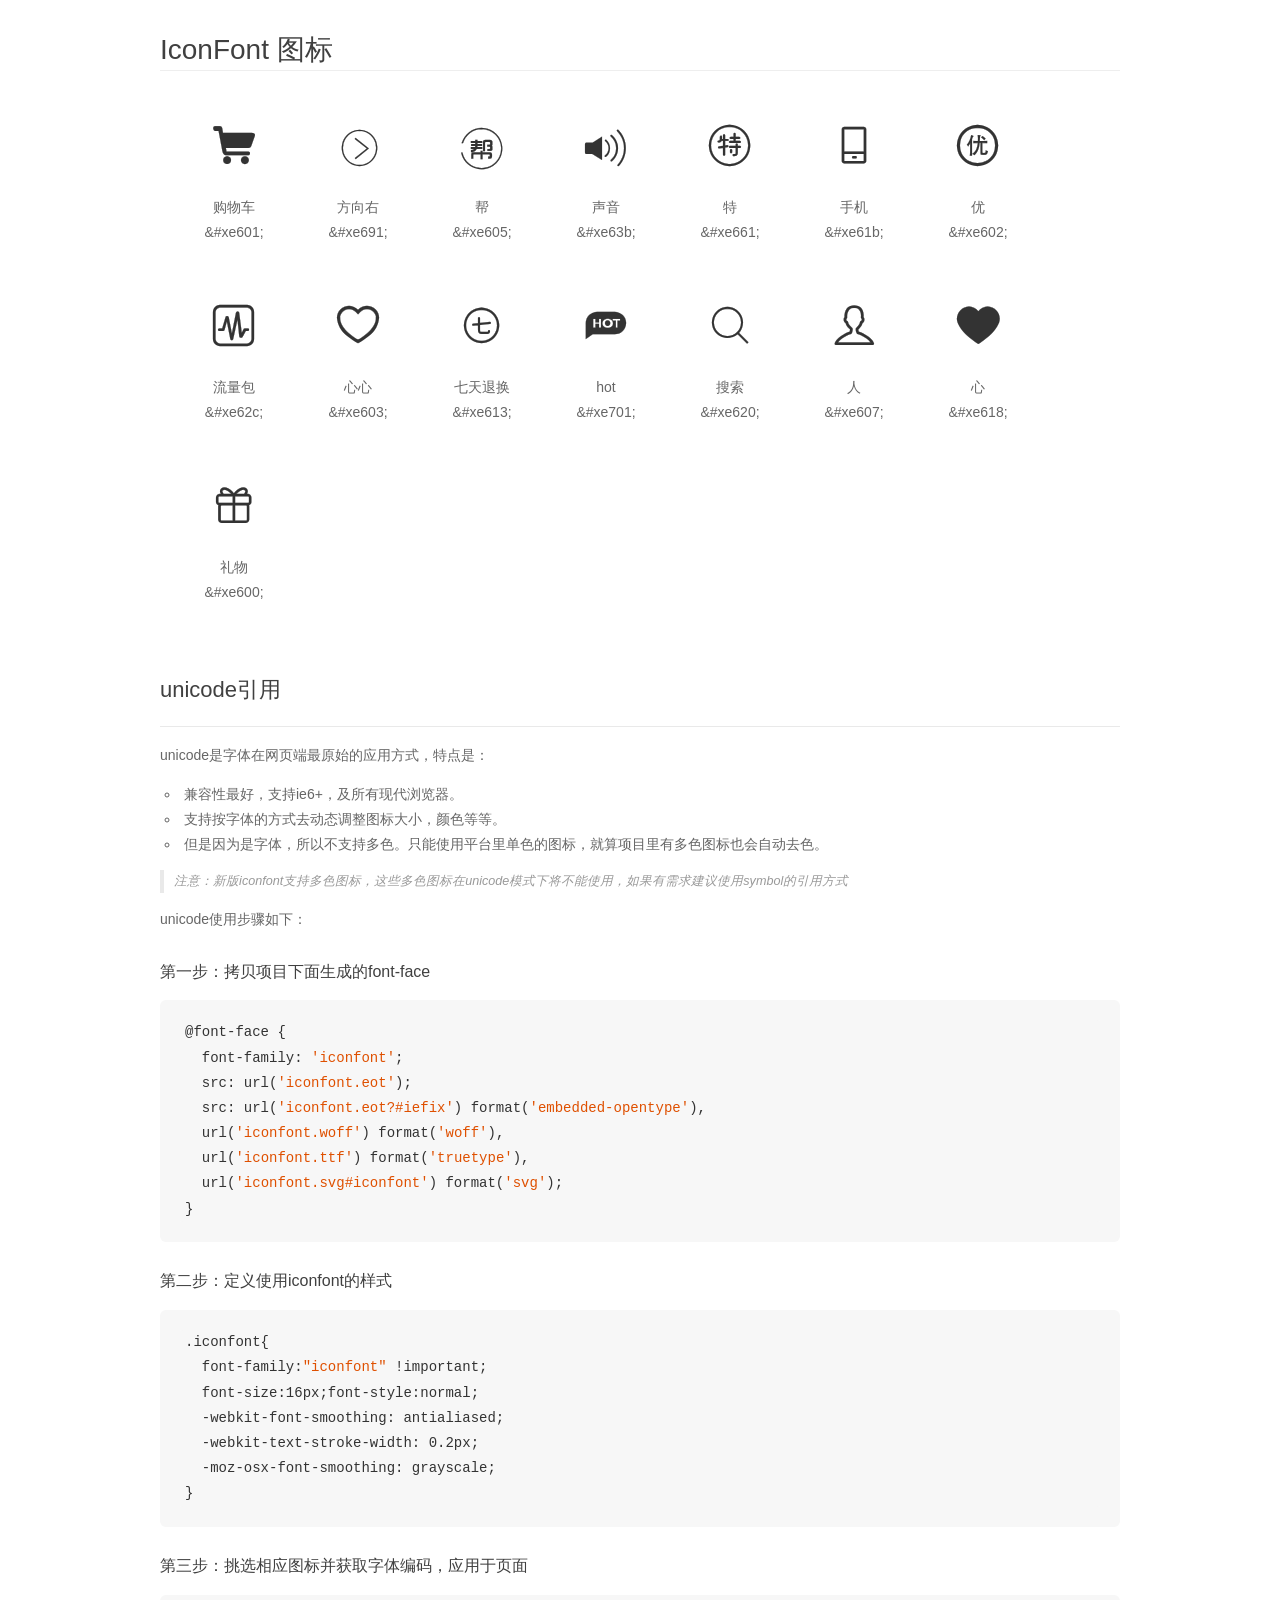
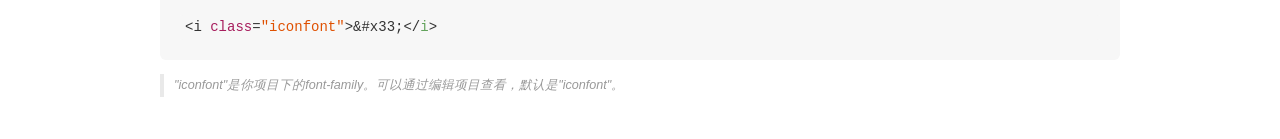
<file: iconfont1/demo_unicode.html>
<!DOCTYPE html>
<html>
<head>
    <meta charset="utf-8"/>
    <title>IconFont</title>
    <link rel="stylesheet" href="demo.css">

    <style type="text/css">

        @font-face {font-family: "iconfont";
          src: url('iconfont.eot'); /* IE9*/
          src: url('iconfont.eot#iefix') format('embedded-opentype'), /* IE6-IE8 */
          url('iconfont.woff') format('woff'), /* chrome, firefox */
          url('iconfont.ttf') format('truetype'), /* chrome, firefox, opera, Safari, Android, iOS 4.2+*/
          url('iconfont.svg#iconfont') format('svg'); /* iOS 4.1- */
        }

        .iconfont {
          font-family:"iconfont" !important;
          font-size:16px;
          font-style:normal;
          -webkit-font-smoothing: antialiased;
          -webkit-text-stroke-width: 0.2px;
          -moz-osx-font-smoothing: grayscale;
        }

    </style>
</head>
<body>
    <div class="main markdown">
        <h1>IconFont 图标</h1>
        <ul class="icon_lists clear">
            
                <li>
                <i class="icon iconfont">&#xe601;</i>
                    <div class="name">购物车</div>
                    <div class="code">&amp;#xe601;</div>
                </li>
            
                <li>
                <i class="icon iconfont">&#xe691;</i>
                    <div class="name">方向右</div>
                    <div class="code">&amp;#xe691;</div>
                </li>
            
                <li>
                <i class="icon iconfont">&#xe605;</i>
                    <div class="name">帮</div>
                    <div class="code">&amp;#xe605;</div>
                </li>
            
                <li>
                <i class="icon iconfont">&#xe63b;</i>
                    <div class="name">声音</div>
                    <div class="code">&amp;#xe63b;</div>
                </li>
            
                <li>
                <i class="icon iconfont">&#xe661;</i>
                    <div class="name">特</div>
                    <div class="code">&amp;#xe661;</div>
                </li>
            
                <li>
                <i class="icon iconfont">&#xe61b;</i>
                    <div class="name">手机</div>
                    <div class="code">&amp;#xe61b;</div>
                </li>
            
                <li>
                <i class="icon iconfont">&#xe602;</i>
                    <div class="name">优</div>
                    <div class="code">&amp;#xe602;</div>
                </li>
            
                <li>
                <i class="icon iconfont">&#xe62c;</i>
                    <div class="name">流量包</div>
                    <div class="code">&amp;#xe62c;</div>
                </li>
            
                <li>
                <i class="icon iconfont">&#xe603;</i>
                    <div class="name">心心</div>
                    <div class="code">&amp;#xe603;</div>
                </li>
            
                <li>
                <i class="icon iconfont">&#xe613;</i>
                    <div class="name">七天退换</div>
                    <div class="code">&amp;#xe613;</div>
                </li>
            
                <li>
                <i class="icon iconfont">&#xe701;</i>
                    <div class="name">hot</div>
                    <div class="code">&amp;#xe701;</div>
                </li>
            
                <li>
                <i class="icon iconfont">&#xe620;</i>
                    <div class="name">搜索</div>
                    <div class="code">&amp;#xe620;</div>
                </li>
            
                <li>
                <i class="icon iconfont">&#xe607;</i>
                    <div class="name">人</div>
                    <div class="code">&amp;#xe607;</div>
                </li>
            
                <li>
                <i class="icon iconfont">&#xe618;</i>
                    <div class="name">心</div>
                    <div class="code">&amp;#xe618;</div>
                </li>
            
                <li>
                <i class="icon iconfont">&#xe600;</i>
                    <div class="name">礼物</div>
                    <div class="code">&amp;#xe600;</div>
                </li>
            
        </ul>
        <h2 id="unicode-">unicode引用</h2>
        <hr>

        <p>unicode是字体在网页端最原始的应用方式，特点是：</p>
        <ul>
        <li>兼容性最好，支持ie6+，及所有现代浏览器。</li>
        <li>支持按字体的方式去动态调整图标大小，颜色等等。</li>
        <li>但是因为是字体，所以不支持多色。只能使用平台里单色的图标，就算项目里有多色图标也会自动去色。</li>
        </ul>
        <blockquote>
        <p>注意：新版iconfont支持多色图标，这些多色图标在unicode模式下将不能使用，如果有需求建议使用symbol的引用方式</p>
        </blockquote>
        <p>unicode使用步骤如下：</p>
        <h3 id="-font-face">第一步：拷贝项目下面生成的font-face</h3>
        <pre><code class="lang-js hljs javascript">@font-face {
  font-family: <span class="hljs-string">'iconfont'</span>;
  src: url(<span class="hljs-string">'iconfont.eot'</span>);
  src: url(<span class="hljs-string">'iconfont.eot?#iefix'</span>) format(<span class="hljs-string">'embedded-opentype'</span>),
  url(<span class="hljs-string">'iconfont.woff'</span>) format(<span class="hljs-string">'woff'</span>),
  url(<span class="hljs-string">'iconfont.ttf'</span>) format(<span class="hljs-string">'truetype'</span>),
  url(<span class="hljs-string">'iconfont.svg#iconfont'</span>) format(<span class="hljs-string">'svg'</span>);
}
</code></pre>
        <h3 id="-iconfont-">第二步：定义使用iconfont的样式</h3>
        <pre><code class="lang-js hljs javascript">.iconfont{
  font-family:<span class="hljs-string">"iconfont"</span> !important;
  font-size:<span class="hljs-number">16</span>px;font-style:normal;
  -webkit-font-smoothing: antialiased;
  -webkit-text-stroke-width: <span class="hljs-number">0.2</span>px;
  -moz-osx-font-smoothing: grayscale;
}
</code></pre>
        <h3 id="-">第三步：挑选相应图标并获取字体编码，应用于页面</h3>
        <pre><code class="lang-js hljs javascript">&lt;i <span class="hljs-class"><span class="hljs-keyword">class</span></span>=<span class="hljs-string">"iconfont"</span>&gt;&amp;#x33;<span class="xml"><span class="hljs-tag">&lt;/<span class="hljs-name">i</span>&gt;</span></span></code></pre>

        <blockquote>
        <p>"iconfont"是你项目下的font-family。可以通过编辑项目查看，默认是"iconfont"。</p>
        </blockquote>
    </div>


</body>
</html>
</file>
<file: css/index.css>
/*
* @Author: Administrator
* @Date:   2017-10-05 17:19:54
* @Last Modified by:   Administrator
* @Last Modified time: 2017-11-13 00:57:07
*/
header{
	width: 100%;
	height: 25px;
	background: #F2F2F2;
}
.header-main{
	width: 1200px;
	height: 25px;
	/*background: #f2f2f2;*/
	margin: 0 auto;
	border-bottom: 1px solid #ececec;
}
.header-main-left{
	width: 250px;
	height: 25px;
	/*background: #f2f2f2;*/
	float: left;
	font-size: 11px;
	line-height: 24px;
	color: #A6A6A6;
}
.header-wenzi{
	height: 25px;
	font: 12px;
	margin-right: 10px;
	float: left;
	color:#999999;
	padding-right: 10px;
	border-right: 1px solid #ececec;
}
.header-wenzi.a1:hover{
	color: #80b8fc;
}
.header-main-right{
	width: 450px;
	height: 25px;
	/*background:#f2f2f2;*/
	float: right;
	line-height: 25px;
}
.header-wenzi2{
	height: 15px;
	width: 36px;
	/* padding-right: 18px; */
	float: left;
	line-height: 15px;
	margin-top: 7px;
}
.header-wenzi3{
	width: 15px;
	height: 11px;
	/*background: #f2f2f2;*/
	float: left;
	color: #c6c6c6;
	padding-right: 5px;
}
.header-wenzi3 i{
	color:#c6c6c6;
}
.header-wenzi31{
	width: 15px;
	height: 11px;
	/*background: #f2f2f2;*/
	float: left;
	color: #c6c6c6;
	padding-right: 5px;
	padding-left:9px;
	/*position: relative;*/
}

.aaaa{
	position: relative;
    width: auto;
    float: left;
    height: 25px;
}
.aaaa:hover{
    background: #fff;
}
.header-xiala{
	width: 160px;
	height: 155px;
	position: absolute;
	top: 25px;
	left: 0px;
	background-color: #fff;
	box-shadow: 0 6px 12px rgba(0,0,0,.175);
	z-index:9999;
	display: none;
}
.header-xiala img{
	border: 0;
	border-radius: 0;
	margin: 0;
	padding: 18px 30px 12px 30px;
	text-align: center;
}
.header-xiala p{
	font-size: 14px;
	text-align: center;
	margin: 0px;
	line-height: 0px;
}
.header-main-right li:hover .header-xiala{
	display:block;
}
.header-main-right li div i{
	font-family: 'iconfont';
	width: 10px;
	height: 11px;
	font-style: normal;
	color: #999;
	font-weight: bolder;
	/* display: block; */
}

.header-wenzi4{
	height: 25px;
	font-size: 12px;
	padding-right: 11px;
	float: left;
	color: #999999;
}



.header-main-right :first-child .header-wenzi4{
	color: #e6009e;
}
.suxian{
	width: 1px;
	height: 13px;
	margin-right: 11px;
	float: left;
	background: #999999;
	margin-top: 7px;
}

.suxian:nth-child(2){
	margin-left: 1px;
	margin-right: 6px;
}
.suxian:nth-child(3),
.suxian:nth-child(3){
	margin-left: 5px;
	margin-right: 6px;
}
.header-main-right li:hover .a2{
	color: #80b8fc;
}
/* 头部结束 */
/* 第二部分开始 */
.erbu{
	width: 1200px;
	height: 92px;
	background: #fff;
	margin: 0 auto;
}
.logo{
	width: 230px;
	height: 42px;
	/* background: yellow; */
	float: left;
	margin-top: 25px;
}
.taiyuan{
	width: 43px;
	height: 12px;
	/* background: yellowgreen; */
	float: left;
	margin-left: 20px;
	margin-top: 37px;
	font-size: 12px;
	line-height: 12px;
}
select{
	outline: none;
	border: 0;
}
.sousuokuang input{
	width: 476px;
	height: 32px;
	background: #fff;
	float: left;
	margin-left: 282px;
	margin-top: 15px;
	border-top: 2px solid #dfdfdf;
	border-left: 2px solid #dfdfdf;
	border-bottom: 2px solid #dfdfdf;
	font-size: 14px;
	/* display: block; */
}
input{
  padding-left: 12px;
}
.sousuo{
	width: 85px;
	height: 36px;
	background: #25b2fe;
	float: right;
	margin-top: 15px;
	margin-right: 54px;
	display: block;
}
.sousuo-fuhao{
	width: 17px;
	height: 17px;
	float: left;
	margin-top: 10px;
	margin-left: 15px;
}
.iconfont{
	font-family: 'iconfont';
	color: #fff;
	width: 17px;
	height: 17px;
	font-style: normal;
	font-weight: bolder;
	display: block;
}
.sousuo-wenzi{
	width: 28px;
	height: 12px;
	float: left;
	margin-left: 5px;
	margin-top: 13px;
	/* background: yellow; */
	color: #fff;
	font-size: 12px;
	line-height: 12px;
}
.erbu-wenzi{
	width: 329px;
	height: 11px;
	/* background: yellowgreen; */
	float: right;
	margin-right: 296px;
	margin-top: 10px;
}
.erbu-wenzi1 li{
	font-size: 12px;
	margin-right: 20px;
	line-height: 12px;
	float: left;

}
.erbu-wenzi1 li:last-child{
	margin-right: 0;
}
.erbu-wenzi1 li a{
	color: #666666;
}
.erbu-wenzi1 li:first-child a,
.erbu-wenzi1 li:nth-child(3) a,
.erbu-wenzi1 li:last-child a{
	color: #e40077;
}
.erbu-wenzi1 li a:hover{
	color: #0085d8;
	text-decoration: underline;
}
/* 第二部分结束 */
/* 第三部分开始 */
.sanbu{
	width: 100%;
	height: 40px;
	/* margin: 0 auto;
	background: #fff; */
}
.sanbu1{
	width: 1200px;
	height: 40px;
	margin: 0 auto;
	background: #fff;
	position: relative;
}
.ss-xl{
	position: absolute;
	top: 40px;
	left: 0;
	width: 1200px;
	height: 40px;
	background: #fff;
	z-index: 1200;
	display: none;
	box-shadow: 0px 6px 12px -4px rgba(0, 0, 0, 0.176);
}
.ss-xl li{
	width: 167px;
	height: 40px;
	font-size: 14px;
	text-align: center;
	float: left;
}
.ss-xl li a{
	color: #111;
}
.ss-xl li a:hover{
	color: #0085d0;
}
.sousuo-box{
	width: 159px;
	height: 38px;
	border-top: 2px solid #0085d0;
	float: left;
	background: #e4e4e4;
	font-size: 16px;
	text-align: center;
	line-height: 38px;
	position: relative;
	margin-right: 1px;
	display: block;
}
.sousuo-box a{
	color: #0085d0;
}
.sousuo-box-zhezhao{
	width: 159px;
	height: 38px;
	background: #fff;
	position: absolute;
	top: 0;
	left: 0;
	opacity: 0;
	display: block;
}
.sousuo-box-zhezhao:hover{
	opacity: 0.5;
}
.sanbu-box{
	width: 259px;
	height: 40px;
	float: left;
	background: #e4e4e4;
	font-size: 16px;
	text-align: center;
	line-height: 38px;
	color: #666666;
	/* position: relative; */
	margin-right: 1px;
}
.sanbu-box a{
	color: #666666;
}
.sanbu-box a:hover{
	color: #0085d0;
}
.sanbu-box:hover{
	background: #F3F3F3;
}
/* .sanbu-box-zhezhao{
	width: 259px;
	height: 40px;
	background: #fff;
	position: absolute;
	top: 0;
	left: 0;
	opacity: 0;
} */
.sanbu-box-zhezhao:hover{
	opacity: 0.5;
}
.bg{
	background-color: #f00;
}

/* 第三部分结束 */
/* 第四部开始 */
.sibu{
	width: 1200px;
	height: 350px;
	background: #ffffff;
	margin: 0 auto;
	margin-top: 5px;
}
.sibu-box{
	width: 158px;
	height: 349px;
	border: 1px solid #b8d9e9;
	float: left;
	background: #ffffff;
	
}
.sibu-box1{
	width: 138px;
	height: 32px;
	/* background: red; */
	margin: 0 auto;
	border-bottom: 1px solid #e9e9e9;
}
.sibu-box1-wenzi{
	width: 72px;
	height: 12px;
	/* background: blue; */
	font-size: 12px;
	margin-top: 12px;
	margin-left: 33px;
	float: left;
	line-height: 12px;
}
.sibu-box1-wenzi a{
	color: #333333;
}
.sibu-box2{
	width: 138px;
	height: 44px;
	/* background: red; */
	margin: 0 auto;
	border-bottom: 1px solid #e9e9e9;
}
.sibu-box2-tu{
	width: 21px;
	height: 21px;
	/* background: yellowgreen; */
	float: left;
	margin-left: 25px;
	margin-top: 11px;
}
.sibu-box2-wenzi{
	width: 55px;
	height: 13px;
	/* background: blue; */
	font-size: 13px;
	margin-top: 15px;
	margin-left: 10px;
	color: #333333;
	float: left;
	line-height: 13px;
}
.sibu-box2-wenzi a{
	color:#333333; 
}
.sibu-box2-wenzi a:hover{
	color:#80b8fc; 
}
.center-box{
	width: 740px;
	height: 350px;
	/*background: red;*/
	float: left;
	margin-left: 10px;
	position: relative;
	overflow: hidden;
}
/*.center-box li{*/
	/*opacity: 0;*/
	/*z-index: 10;*/
	/*transition: 1s;*/
/*}*/
/*.center-box .dong{*/
	/*opacity:1;*/
	/*z-index: 20;*/
/*}*/

/*.center-box .center-box-tupian{*/
	/*width: 740px;*/
	/*height: 350px;*/
	/*background: yellow;*/
	/*position: absolute;*/
	/*top: 0;*/
	/*left: 0;*/
/*}*/
.center-box li{
	width: 740px;
	height: 350px;
	/*background: yellow;*/
	position: absolute;
	top: 0px;
	left: 740px;
}
.center-box li.dong{
	left:0;
}
/*.center-box .aa{*/
	/*opacity: 0;*/
	/*z-index: 111;*/
	/*transition: all 0.5s;*/
/*}*/
/*.center-box-tupian{*/
	/*opacity: 1;*/
	/*z-index: 222;*/
/*}*/
.list-yuan{
	width: 130px;
	height: 15px;
	right: 0;
	left: 0;
	margin-right:auto;
	margin-left: auto;
	bottom: 7px;
	/* background: red; */
	position: absolute;
	z-index: 333;
}
.yuan{
	width: 15px;
	height: 15px;
	background: #d3afbd; 
	border-radius: 50%;
	float: left;
	margin-right: 4px;
}
.quan{
	background: #e80375;
}
.yuan:last-child{
	margin-right: 0;
}
/*.yuan:hover{*/
	/*background: #e80375;*/
/*}*/
.zuofushou{
	width: 30px;
	height: 68px;
	background: #999;
	left: 0;
	top: 0;
	bottom: 0;
	margin-top: auto;
	margin-bottom: auto;
	position: absolute;
	opacity: 0.5;
	font-size: 34px;
	text-align: center;
	line-height: 68px;
	z-index:333;
}
.zuofushou-zhezhao{
	width: 30px;
	height: 68px;
	background: black;
	left: 0;
	top: 0;
	position: absolute;
	opacity: 0;
}
.zuofushou-zhezhao:hover{
	opacity: 0.6;
}
.youfushou{
	width: 30px;
	height: 68px;
	background: #999;
	right: 0;
	top: 0;
	bottom: 0;
	margin-top: auto;
	margin-bottom: auto;
	position: absolute;
	opacity: 0.5;
	font-size: 34px;
	text-align: center;
	line-height: 68px;
	z-index:333;
}
.youfushou-zhezhao{
	width: 30px;
	height: 68px;
	background: black;
	right: 0;
	top: 0;
	position: absolute;
	opacity: 0;
}
.youfushou-zhezhao:hover{
	opacity: 0.6;
}
.right-box{
	width: 276px;
	height: 347px;
	/* background: yellow; */
	float: right;
	border: 1px solid #dfdfdf;
}
.right-box-top{
	width: 276px;
	height: 182px;
	/* background: blue; */
}
.right-box-top-tu{
	width: 66px;
	height: 71px;
	/* background: red; */
	float: left;
	margin-top: 7px;
	margin-left: 19px;
	margin-right: 25px;
}
.right-box-top-tu1{
	width: 66px;
	height: 60px;
	/* background: gray; */
}
.right-box-top-tu1 img{
	margin-top: 4px;
	margin-left: 8px;
}
.right-box-top-tu1 img:hover{
	transform: scale(1.1);
}
.right-box-foot{
	width: 66px;
	height: 11px;
	font-size: 11px;
	/* background: gold; */
	text-align: center;
	line-height: 11px;
	display: block;
}
.right-box-top .right-box-top-tu:nth-child(3),
.right-box-top .right-box-top-tu:last-child {
	margin-right: 0;
}
.right-box-top .right-box-top-tu:nth-child(2),
.right-box-top .right-box-top-tu:nth-child(3),
.right-box-top .right-box-top-tu:nth-child(5),
.right-box-top .right-box-top-tu:nth-child(6){
	margin-left: 0;
}

.right-box-foot a{
	color: #4e4e4e;
}
.right-box-center{
	width: 276px;
	height: 37px;
	/* background: green; */
}
.right-box-center-wenzi{
	width: 56px;
	height: 12px;
	float: left;
	margin-left: 25px;
	margin-top: 13px;
	/* background: red; */
	line-height: 12px;
	font-size: 12px;
}
.right-box-center a{
	color: #333333;
}
.right-box-center a:hover{
	text-decoration: underline;
}
.right-box-center-wenzi1{
	width: 36px;
	height: 11px;
	margin-right:27px;
	margin-top: 13px;
	float: right;
	font-size: 11px;
	color: #ff0000;
	line-height: 11px; 
}
.right-box2{
	width: 235px;
	height: 36px;
	background: yellow;
	margin: 0 auto;
}
.right-box2 input{
	width: 229px;
	height: 34px;
	background: #ffffff;
	border: 1px solid #dadada;
	margin: 0 auto;
	font-size: 12px;
	float: left;
	border-radius: 2%;
}
input:focus{
 outline: none;
}
input{
  padding-left: 6px;
}
.right-box3{
	width: 236px;
	height: 36px;
	margin: 0 auto;
	/* background: black; */
	margin-top: 10px;
}
.right-box4{
	width: 42px;
	height: 34px;
	float: left;
	border: 1px solid #dadada;
	background: #ffffff;
	font-size: 12px;
	text-align: center;
	line-height: 34px;
	margin-right: 4px;
	border-radius: 2%;
}
.right-box3 a{
	color: #666666;
}
.right-box3 a:hover{
	color: #fff;
}
.right-box3 a:last-child{
	margin-right: 0;
}
.right-box3 a:nth-child(2){
	background: #e40077;
	color: #fff;
}
.right-box3 a:first-child:hover,
.right-box3 a:nth-child(3):hover,
.right-box3 a:nth-child(4):hover,
.right-box3 a:last-child:hover{
	background: #e40077;
}
.chongzhi{
	width: 90px;
	height: 35px;
	background: #33acfb;
	margin: 0 auto;
	margin-top: 10px;
	font-size: 11px;
	text-align: center;
	line-height: 35px;
	display: block;
	color: #ffffff;
	border-radius: 2%;
}
/* 第四部结束 */
/* 第五部分开始 */
.wubu{
	width: 1170px;
	height: 160px;
	background: #dfdfdf;
	margin: 0 auto;
	margin-top: 20px;
	border-top: 10px solid #dedede;
	border-bottom: 10px solid #dedede;
	border-right: 15px solid #dedede;
	border-left: 15px solid #dedede;
	overflow: hidden;
	position: relative;

}
.wubu1{
	width: 4720px;
	/*width:4680px;*/
	height: 160px;
	/* background: #999; */
	position: absolute;
	top: 0;
	left: 0;
}
.wubu-box{
	width: 285px;
	/*width:1170px;*/
	height: 160px;
	background: #fff;
	float: left;
	/* margin-left: 15px;
	margin-top: 10px; */
	margin-right: 10px;
}
.wubu-box-wenzi{
	width: 150px;
	height: 18px;
	margin-left:20px;
	margin-top: 10px;
	font-size: 18px; 
	line-height: 18px;
	color: #333333;
	display: block;
}
.wubu-box-wenzi1{
	width: 200px;
	height: 14px;
	margin-left:20px;
	margin-top: 7px;
	font-size: 14px;
	line-height: 14px;
	color: #666666;
}
.wubu-box-tupian{
	width: 235px;
	height: 110px;
	/* background: yellowgreen; */
	float: right;
}
.wubu-anniu,.wubu-anniu1{
	position: absolute;
    top: 0;
    bottom: 0;
    margin-top: auto;
    margin-bottom: auto;
    height: 35px;
    width: 28px;
    background: #999;
    line-height: 30px;
    opacity: 0.8;
    z-index: 99;
	font-size: 35px;
	cursor: pointer;
	color: #fff;
}
.wubu-anniu{
	left: 0;
}
.wubu-anniu1{
	right: 0;
}
.wubu .wubu-box:last-child{
	/* margin-right: 0; */
	/* margin-left:0;  */
}
/* .wubu .wubu-box:nth-child(2),
.wubu .wubu-box:nth-child(3){
	margin-left: 0;
} */
/* 第五部分结束 */
/* 第六部分开始 */
.liubu{
	width: 1200px;
	height: 427px;
	background: #dfdfdf;
	margin: 0 auto;
	margin-top: 10px;
}
.liubu-box{
	width: 1198px;
	height: 47px;
	background: #ffffff;
	overflow: hidden;
	margin-top: 1px;
	margin: 0 auto;
	border: 1px solid #dfdfdf;
}
.liubu-box-left{
	width: 45px;
	height: 13px;
	/* background: yellowgreen; */
	margin-left: 25px;
	margin-top: 17px;
	font-size: 13px;
	line-height: 13px;
	color: #0085d0;
	float: left;
}
.liubu-box-right{
	width: 62px;
	height: 11px;
	/* background: yellowgreen; */
	margin-right: 25px;
	margin-top: 18px;
	font-size: 11px;
	line-height: 11px;
	color: #666666;
	float: right;
}
.liubu-box-right:hover{
	color: #0085d0;
	text-decoration: underline;
}
.liubu-box1{
	width: 1200px;
	height: 377px;
	margin-top: 1px;
	/* background: yellow; */
}
.liubu-box2{
	width: 299px;
	height: 377px;
	/* background: yellowgreen; */
	float: left;
	margin-left: 1px;
}
.liubu-box3{
	width: 299px;
	height: 187px;
	background: #fff;
	float: left;
	margin-right: 1px;
	margin-bottom: 1px;
}
.liubu-box3:nth-child(3),
.liubu-box3:nth-child(5),
.liubu-box3:nth-child(7){
	background: #efefef;
}
.liubu-box3-wenzi{
	width: 120px;
	height: 17px;
	/* background: yellowgreen; */
	margin-top: 10px;
	margin-left: 20px;
	font-size: 16px;
	color: #333333;
	line-height: 17px;
	display: block;
}
.liubu-box3-wenzi2{
	width: 200px;
	height: 12px;
	/* background: yellowgreen; */
	margin-top: 9px;
	margin-left: 20px;
	font-size: 12px;
	color: #666666;
	line-height: 12px;
	display: block;
}
.liubu-box3-tu{
	width: 220px;
	height: 130px;
	/* background: yellowgreen; */
	float: right;
	margin-top: 9px;
}
.liubu-box3-tu img:hover{
	transform: translateX(-10px);
	transition: 0.6s;
}
.liubu-box3:nth-child(3) .liubu-box3-wenzi,
.liubu-box3:nth-child(5) .liubu-box3-wenzi,
.liubu-box3:nth-child(7) .liubu-box3-wenzi{
	color: #e40089;
}
/* 第六部分结束 */
/* 第七部分开始 */
.qibu{
	width: 1198px;
	height: 428px;
	background: #dfdfdf;
	border: 1px solid #dfdfdf;
	margin: 0 auto;
	margin-top: 10px;
}
.qibu-box{
	width: 1198px;
	height: 47px;
	background: #ffffff;
	overflow: hidden;
	margin-top: 1px;
	margin: 0 auto;
	border-bottom:1px solid #dfdfdf;
}
.qibu-box-left{
	width: 55px;
	height: 13px;
	/* background: yellowgreen; */
	margin-left: 25px;
	margin-top: 17px;
	font-size: 13px;
	line-height: 13px;
	color: #0085d0;
	float: left;
}
.qibu-box-right{
	width: 62px;
	height: 11px;
	/* background: yellowgreen; */
	margin-right: 25px;
	margin-top: 18px;
	font-size: 11px;
	line-height: 11px;
	color: #666666;
	float: right;
}
.qibu-box1{
	width: 298px;
	height: 380px;
	background: #fff;
	margin-right: 1px;
	overflow: hidden;
	position: relative;
	float: left;
}
.qibu-box1-wenzi{
	width: 200px;
	height: 12px;
	margin-top: 25px;
	margin-left: 20px;
	font-size: 12px;
	color: #666666;
	line-height: 12px;
	display: block;
}
.qibu-box1-wenzi1{
	width: 200px;
	height: 11px;
	margin-top: 7px;
	margin-left: 20px;
	font-size: 11px;
	color: #0085d0;
	line-height: 11px;
	display: block;
}
.qibu-box1-wenzi2{
	width: 100px;
	height: 15px;
	margin-top: 21px;
	margin-left: 24px;
	font-size: 15px;
	color: #ef33a2;
	line-height: 15px;
	display: block;
}
.qibu-box1-logo{
	width: 44px;
	height: 58px;
	/* background: yellow; */
	position: absolute;
	top: 18px;
	right: 30px;
}
.qibu-box1-tu{
	width: 220px;
	height: 265px;
	/* background: blue; */
	margin-top: 23px;
	margin-left: 78px;
}
.qibu-box1-tu img:hover{
	transform: translateX(-12px);
	transition: 0.6s;
}
/* 第七部分结束 */
/* 第八部分开始 */
.babu{
	width: 1200px;
	height: 427px;
	background: #dfdfdf;
	margin: 0 auto;
	margin-top: 10px;
}
.babu-box{
	width: 1198px;
	height: 47px;
	background: #ffffff;
	overflow: hidden;
	margin-top: 1px;
	margin: 0 auto;
	border: 1px solid #dfdfdf;
}
.babu-box-left{
	width: 60px;
	height: 13px;
	/* background: yellowgreen; */
	margin-left: 25px;
	margin-top: 17px;
	font-size: 13px;
	line-height: 13px;
	color: #0085d0;
	float: left;
}
.babu-box-right{
	width: 62px;
	height: 11px;
	/* background: yellowgreen; */
	margin-right: 25px;
	margin-top: 18px;
	font-size: 11px;
	line-height: 11px;
	color: #666666;
	float: right;
}
.babu-box-right:hover{
	color: #0085d0;
	text-decoration: underline;
}
.babu-box1{
	width: 1200px;
	height: 377px;
	margin-top: 1px;
	/* background: yellow; */
}
.babu-box2{
	width: 299px;
	height: 377px;
	/* background: yellowgreen; */
	float: left;
	margin-left: 1px;
}
.babu-box3{
	width: 299px;
	height: 187px;
	background: #fff;
	float: left;
	margin-right: 1px;
	margin-bottom: 1px;
}
.babu-box3-wenzi{
	width: 150px;
	height: 17px;
	/* background: yellowgreen; */
	margin-top: 10px;
	margin-left: 20px;
	font-size: 16px;
	color: #333333;
	line-height: 17px;
	display: block;
}
.babu-box3-wenzi2{
	width: 200px;
	height: 12px;
	/* background: yellowgreen; */
	margin-top: 9px;
	margin-left: 20px;
	font-size: 12px;
	color: #666666;
	line-height: 12px;
	display: block;
}
.babu-box3-tu{
	width: 220px;
	height: 130px;
	/* background: yellowgreen; */
	float: right;
	margin-top: 9px;
}
.babu-box3-tu img:hover{
	transform: translateX(-10px);
	transition: 0.6s;
}

/* 第八部分结束 */
/* 第九部分开始 */
.jiubu{
	width: 1198px;
	height: 36px;
	border: 1px solid #dfdfdf;
	margin: 0 auto;
	margin-top:10px;
	/*position: relative;*/

	/* background: yellow; */
}
.jiubu-ican{
	width: 22px;
	height: 15px;
	/* background: red; */
	float: left;
	margin-left: 20px;
	margin-top: 12px;
	position: relative;
}
.iconfont1{
	font-family: 'iconfont';
	width: 22px;
	height: 15px;
	font-style: normal;
	color: #666666;
	font-weight: bolder;
	position: absolute;
	left: 0;
	top: 0;
}
.jiubu-box{
	width: 46px;
	height: 15px;
	float: left;
	margin-left: 9px;
	margin-top: 12px;
	/* background: red; */
	font-size: 15px;
	line-height: 15px;
	color: #666666;
	display: block;
}
.jiubu-box:hover{
	color: #0094dd;
	text-decoration: underline;
}
.jiubu-box-wenzi{
	width: 270px;
	height: 15px;
	float: left;
	margin-top: 12px;
	margin-left: 13px;
	/* background: red; */
	font-size: 15px;
	line-height: 15px;
	color: #0094dd;
	display: block;
}
.jiubu-box-wenzi:hover{
	text-decoration: underline;
}
.jiubu-date{
	width: 82px;
	height: 14px;
	margin-top: 14px;
	margin-left: 65px;
	float: left;
	/* background: red; */
	font-size: 14px;
	line-height: 14px;
	color: #d5cccc;
}
.jiubu-box-wenzi2{
	width: 270px;
	height: 15px;
	float: left;
	margin-top: 12px;
	margin-left: 63px;
	/* background: red; */
	font-size: 15px;
	line-height: 15px;
	color: #0094dd;
	display: block;
}
.jiubu-box-wenzi2:hover{
	text-decoration: underline;
}
.fuhao{
	width: 29px;
	height: 11px;
	float: right;
	margin-top: 13px;
	margin-right: 34px;
	/* background: red; */
	font-size: 20px;
	line-height: 11px;
	color: #0094dd;
}
.fuhao1{
	width: 29px;
	height: 11px;
	float: right;
	margin-top: 13px;
	/* background: red; */
	font-size: 20px;
	line-height: 11px;
	color: #0094dd;
}
.jiubu-row{
	width: 80%;
	height: 38px;
	float: left;
	position: relative;
	overflow: hidden;
}
.row{
	width: 320%;
	float: left;
	margin: 0;
	position: absolute;
	top:0;
	left:0px;

}
.row li{
	float: left;
	/*width: 350px;*/
}
/* 第九部分结束 */

/* 第十部分开始 */
.shibu{
	/* float: left; */
	width: 1198px;
	height: 87px;
	border: 1px solid #dfdfdf;
	padding-bottom: 9px;
	margin: 0 auto;
	margin-top: 10px;
}
.shibu-header{
	width: 1198px;
	height: 34px;
	padding-bottom: 5px;
	margin: 0 auto;
}
.shibu-header img{
	float: left;
	width: 85px;
	height: 27px;
	padding: 7px 0 0 12px;
}
.shibu-header a{
	float: right;
	width: 61px;
	height: 13px;
	padding: 17px 26px 0 0;
	color: #666;
	font-size: 12px;
}
.shibu-header a:hover{
	color:  #0085d0;
}
.shibu.list{
	width: 1198px;
	height: 48px;
}
.shibu .list li{
	float: left;
	width: 539px;
	height: 24px;
	padding: 0 10px 0 50px;
}
.shibu .list li .shibu-fuhao{
	float: left;
	width: 14px;
	height: 24px;
	color: #666666;
	font-size: 14px;
	line-height: 24px;
}

.shibu .list li .shibu-wenzi{
	float: left;
    width: 340px;
    height: 24px;
    line-height: 24px;
    overflow: hidden;
}
.shibu .list li .shibu-wenzi a{
	color: #666666;
	font-size: 14px;
}
.shibu .list li .shibu-wenzi a:hover{
	/* border-bottom: 1px solid #0085d0; */
	color: #0085d0;
}
.shibu .list li .shibu-date{
	float: left;
	width: 95px;
	height: 24px;
	padding-left: 80px;
	line-height: 24px;
	color: #CCC;
	font-size: 14px;
}

/* 第十部分结束 */
/* 第十一部分开始 */

.shiyi{
	width: 1198px;
	height: 229px;
    border: 1px solid #dfdfdf;
    margin: 0 auto;
    margin-top: 10px;
}
.shiyi-box{
	width: 1163px;
	height: 189px;
	margin-left: 36px;
}
.shiyi-list{
	float: left;
	width: 232.594px;
	height: 189px;
}
.shiyi-a{
	color: rgb(102, 102, 102);
	height: 27px;
	font-size: 15px;
	font-weight: bold;
	line-height: 27px;
	margin-top: 27px;
}
.shiyi-box1{
	width: 100%;
}
.shiyi-box1 a{
	display: block;
	width: 100%;
	height: 27px;
	line-height: 27px;
	color: #666;
	font-size: 15px;
}
.shiyi-list .shiyi-box1 a span:hover{
    color: #0085d0;
    border-bottom: 1px solid #0085d0;
}

/* 第十一部结束 */
/* 第十二部开始 */
.shier{
	width: 100%;
	height: 188px;
	/* background: blue; */
	padding: 20px 0;
}
.shier-box1{
	width: 800px;
	height: 33px;
	background: white;
	text-align: center;
	margin: 0 auto;
}
.shier-box1  a{
	float: left;
	padding: 0 4px;
	font-size: 12px;
	color: #666;
	border-right: 1px solid #666;
}
.shier-box1  a:last-child{
	border-right: none;
}
.shier-box2{
	width: 800px;
	height: 33px;
	/* background: red; */
	text-align: center;
	margin: 0 auto;
	/* background: pink; */
}
.shier-box2 span{
	color: rgb(51, 51, 51);
	font-size: 12px;
}
.shier-box2  a{
	color: #666;
	font-size: 12px;
}
.shier-box3{
	width: 800px;
	height: 22px;
	/* background: red; */
	text-align: center;
	margin: 0 auto;
	font-size: 12px;
	color: rgb(51, 51, 51);
}
.shier-box4{
	width: 800px;
	height: 33px;
	/* background: red; */
	text-align: center;
	margin: 0 auto;
	font-size: 12px;
	color: rgb(51, 51, 51);
	padding-top: 10px;
}
.shier-box5{
	width: 800px;
	height: 47px;
	/* background: red; */
	text-align: center;
	margin: 0 auto;
	font-size: 12px;
	color: rgb(51, 51, 51);
	padding-top: 10px;
}
.shier-box5-left{
	float: left;
	width: 400px;
	height: 47px;
}
.shier-box5-left img{
	float: right;
	width: 128px;
	height: 47px;
}
.shier-box5-right{
	width: 380px;
	height: 47px;
	float: left;
	padding-left: 20px;
	line-height: 47px;
}
.shier-box5-right img{
	float: left;
	width: 21px;
	height: 24px;
	margin-top: 11px;
	margin-right: 5px;
	
}
.shier-box5-right a{
	float: left;
	color: #666;
}
.shier-box5-right a:hover span{
	color: #0085d0;
	border-bottom: 1px solid #0085d0;
}
/*十二部结束*/
/*右侧固定定位*/

.sao{
	width: 38px;
	height: 118px;
	background: url('../img/6-1.jpg');
	position: fixed;
	right: 0;
	bottom: 180px;
}
.kefu{
	width: 38px;
	height: 118px;
	background: url('../img/6-2.gif');
	position: fixed;
	right: 0;
	bottom: 44px;
}
.kefu1{
	display: block;
	width: 86px;
	height: 22px;
	background: url('../img/6-3.gif');
	position: fixed;
	right: -28px;
	bottom: 104px;
	transition: 0.5s;
}
.kefu2{
	display: block;
	width: 86px;
	height: 22px;
	background: url('../img/6-4.gif');
	position: fixed;
	right: -28px;
	bottom: 74px;
	transition: 0.5s;
}
.kefu3{
	display: block;
	width: 86px;
	height: 22px;
	background: url('../img/6-5.gif');
	position: fixed;
	right: -28px;
	bottom: 44px;
	transition: 0.5s;
}
.kefu1:hover,.kefu2:hover,.kefu3:hover{
	right: 38px;
}
</file>
<file: css/base.css>
*{
	margin:0;
	padding:0;
	list-style:none;
	font-family:"微软雅黑","宋体",dans-serif;
}
a{
	text-decoration:none;
}
border{
	background:#fff;
}
img{
	border:0;
}
</file>
<file: iconfont1/iconfont.css>
@font-face {font-family: "iconfont";
  src: url('iconfont.eot?t=1507310262016'); /* IE9*/
  src: url('iconfont.eot?t=1507310262016#iefix') format('embedded-opentype'), /* IE6-IE8 */
  url('[data-uri]') format('woff'),
  url('iconfont.ttf?t=1507310262016') format('truetype'), /* chrome, firefox, opera, Safari, Android, iOS 4.2+*/
  url('iconfont.svg?t=1507310262016#iconfont') format('svg'); /* iOS 4.1- */
}

.iconfont {
  font-family:"iconfont" !important;
  font-size:16px;
  font-style:normal;
  -webkit-font-smoothing: antialiased;
  -moz-osx-font-smoothing: grayscale;
}

.icon-gouwuche:before { content: "\e601"; }

.icon-fangxiangyou:before { content: "\e691"; }

.icon-bang:before { content: "\e605"; }

.icon-shengyin:before { content: "\e63b"; }

.icon-icon1460191793239:before { content: "\e661"; }

.icon-shouji:before { content: "\e61b"; }

.icon-you-copy:before { content: "\e602"; }

.icon-liuliangbao:before { content: "\e62c"; }

.icon-xin:before { content: "\e603"; }

.icon-serviceqitiantuihuan:before { content: "\e613"; }

.icon-hot:before { content: "\e701"; }

.icon-sousuo:before { content: "\e620"; }

.icon-ren:before { content: "\e607"; }

.icon-xin-:before { content: "\e618"; }

.icon-gift:before { content: "\e600"; }
</file>
<file: iconfont1/demo.css>
*{margin: 0;padding: 0;list-style: none;}
/*
KISSY CSS Reset
理念：1. reset 的目的不是清除浏览器的默认样式，这仅是部分工作。清除和重置是紧密不可分的。
2. reset 的目的不是让默认样式在所有浏览器下一致，而是减少默认样式有可能带来的问题。
3. reset 期望提供一套普适通用的基础样式。但没有银弹，推荐根据具体需求，裁剪和修改后再使用。
特色：1. 适应中文；2. 基于最新主流浏览器。
维护：玉伯<lifesinger@gmail.com>, 正淳<ragecarrier@gmail.com>
 */

/** 清除内外边距 **/
body, h1, h2, h3, h4, h5, h6, hr, p, blockquote, /* structural elements 结构元素 */
dl, dt, dd, ul, ol, li, /* list elements 列表元素 */
pre, /* text formatting elements 文本格式元素 */
form, fieldset, legend, button, input, textarea, /* form elements 表单元素 */
th, td /* table elements 表格元素 */ {
  margin: 0;
  padding: 0;
}

/** 设置默认字体 **/
body,
button, input, select, textarea /* for ie */ {
  font: 12px/1.5 tahoma, arial, \5b8b\4f53, sans-serif;
}
h1, h2, h3, h4, h5, h6 { font-size: 100%; }
address, cite, dfn, em, var { font-style: normal; } /* 将斜体扶正 */
code, kbd, pre, samp { font-family: courier new, courier, monospace; } /* 统一等宽字体 */
small { font-size: 12px; } /* 小于 12px 的中文很难阅读，让 small 正常化 */

/** 重置列表元素 **/
ul, ol { list-style: none; }

/** 重置文本格式元素 **/
a { text-decoration: none; }
a:hover { text-decoration: underline; }


/** 重置表单元素 **/
legend { color: #000; } /* for ie6 */
fieldset, img { border: 0; } /* img 搭车：让链接里的 img 无边框 */
button, input, select, textarea { font-size: 100%; } /* 使得表单元素在 ie 下能继承字体大小 */
/* 注：optgroup 无法扶正 */

/** 重置表格元素 **/
table { border-collapse: collapse; border-spacing: 0; }

/* 清除浮动 */
.ks-clear:after, .clear:after {
  content: '\20';
  display: block;
  height: 0;
  clear: both;
}
.ks-clear, .clear {
  *zoom: 1;
}

.main {
  padding: 30px 100px;
width: 960px;
margin: 0 auto;
}
.main h1{font-size:36px; color:#333; text-align:left;margin-bottom:30px; border-bottom: 1px solid #eee;}

.helps{margin-top:40px;}
.helps pre{
  padding:20px;
  margin:10px 0;
  border:solid 1px #e7e1cd;
  background-color: #fffdef;
  overflow: auto;
}

.icon_lists{
  width: 100% !important;

}

.icon_lists li{
  float:left;
  width: 100px;
  height:180px;
  text-align: center;
  list-style: none !important;
}
.icon_lists .icon{
  font-size: 42px;
  line-height: 100px;
  margin: 10px 0;
  color:#333;
  -webkit-transition: font-size 0.25s ease-out 0s;
  -moz-transition: font-size 0.25s ease-out 0s;
  transition: font-size 0.25s ease-out 0s;

}
.icon_lists .icon:hover{
  font-size: 100px;
}



.markdown {
  color: #666;
  font-size: 14px;
  line-height: 1.8;
}

.highlight {
  line-height: 1.5;
}

.markdown img {
  vertical-align: middle;
  max-width: 100%;
}

.markdown h1 {
  color: #404040;
  font-weight: 500;
  line-height: 40px;
  margin-bottom: 24px;
}

.markdown h2,
.markdown h3,
.markdown h4,
.markdown h5,
.markdown h6 {
  color: #404040;
  margin: 1.6em 0 0.6em 0;
  font-weight: 500;
  clear: both;
}

.markdown h1 {
  font-size: 28px;
}

.markdown h2 {
  font-size: 22px;
}

.markdown h3 {
  font-size: 16px;
}

.markdown h4 {
  font-size: 14px;
}

.markdown h5 {
  font-size: 12px;
}

.markdown h6 {
  font-size: 12px;
}

.markdown hr {
  height: 1px;
  border: 0;
  background: #e9e9e9;
  margin: 16px 0;
  clear: both;
}

.markdown p,
.markdown pre {
  margin: 1em 0;
}

.markdown > p,
.markdown > blockquote,
.markdown > .highlight,
.markdown > ol,
.markdown > ul {
  width: 80%;
}

.markdown ul > li {
  list-style: circle;
}

.markdown > ul li,
.markdown blockquote ul > li {
  margin-left: 20px;
  padding-left: 4px;
}

.markdown > ul li p,
.markdown > ol li p {
  margin: 0.6em 0;
}

.markdown ol > li {
  list-style: decimal;
}

.markdown > ol li,
.markdown blockquote ol > li {
  margin-left: 20px;
  padding-left: 4px;
}

.markdown code {
  margin: 0 3px;
  padding: 0 5px;
  background: #eee;
  border-radius: 3px;
}

.markdown pre {
  border-radius: 6px;
  background: #f7f7f7;
  padding: 20px;
}

.markdown pre code {
  border: none;
  background: #f7f7f7;
  margin: 0;
}

.markdown strong,
.markdown b {
  font-weight: 600;
}

.markdown > table {
  border-collapse: collapse;
  border-spacing: 0px;
  empty-cells: show;
  border: 1px solid #e9e9e9;
  width: 95%;
  margin-bottom: 24px;
}

.markdown > table th {
  white-space: nowrap;
  color: #333;
  font-weight: 600;

}

.markdown > table th,
.markdown > table td {
  border: 1px solid #e9e9e9;
  padding: 8px 16px;
  text-align: left;
}

.markdown > table th {
  background: #F7F7F7;
}

.markdown blockquote {
  font-size: 90%;
  color: #999;
  border-left: 4px solid #e9e9e9;
  padding-left: 0.8em;
  margin: 1em 0;
  font-style: italic;
}

.markdown blockquote p {
  margin: 0;
}

.markdown .anchor {
  opacity: 0;
  transition: opacity 0.3s ease;
  margin-left: 8px;
}

.markdown .waiting {
  color: #ccc;
}

.markdown h1:hover .anchor,
.markdown h2:hover .anchor,
.markdown h3:hover .anchor,
.markdown h4:hover .anchor,
.markdown h5:hover .anchor,
.markdown h6:hover .anchor {
  opacity: 1;
  display: inline-block;
}

.markdown > br,
.markdown > p > br {
  clear: both;
}


.hljs {
  display: block;
  background: white;
  padding: 0.5em;
  color: #333333;
  overflow-x: auto;
}

.hljs-comment,
.hljs-meta {
  color: #969896;
}

.hljs-string,
.hljs-variable,
.hljs-template-variable,
.hljs-strong,
.hljs-emphasis,
.hljs-quote {
  color: #df5000;
}

.hljs-keyword,
.hljs-selector-tag,
.hljs-type {
  color: #a71d5d;
}

.hljs-literal,
.hljs-symbol,
.hljs-bullet,
.hljs-attribute {
  color: #0086b3;
}

.hljs-section,
.hljs-name {
  color: #63a35c;
}

.hljs-tag {
  color: #333333;
}

.hljs-title,
.hljs-attr,
.hljs-selector-id,
.hljs-selector-class,
.hljs-selector-attr,
.hljs-selector-pseudo {
  color: #795da3;
}

.hljs-addition {
  color: #55a532;
  background-color: #eaffea;
}

.hljs-deletion {
  color: #bd2c00;
  background-color: #ffecec;
}

.hljs-link {
  text-decoration: underline;
}

pre{
  background: #fff;
}
</file>
